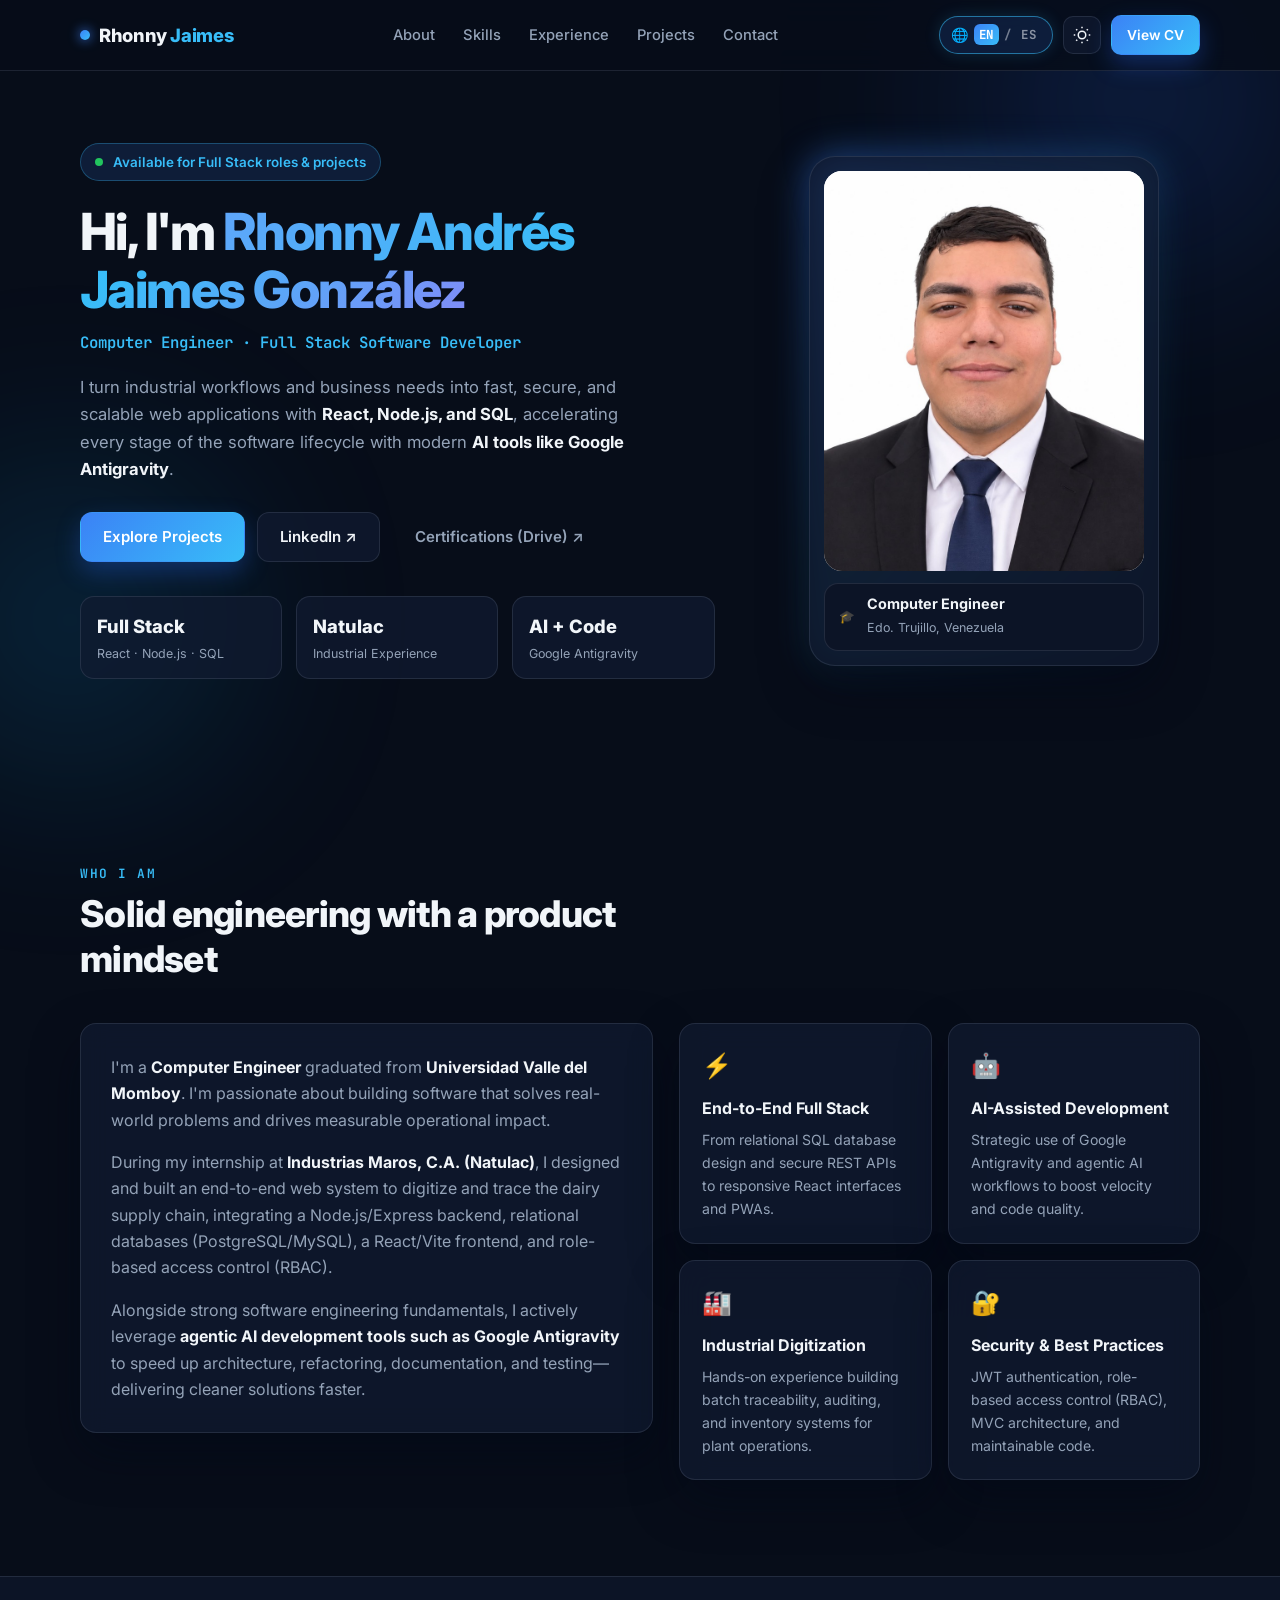
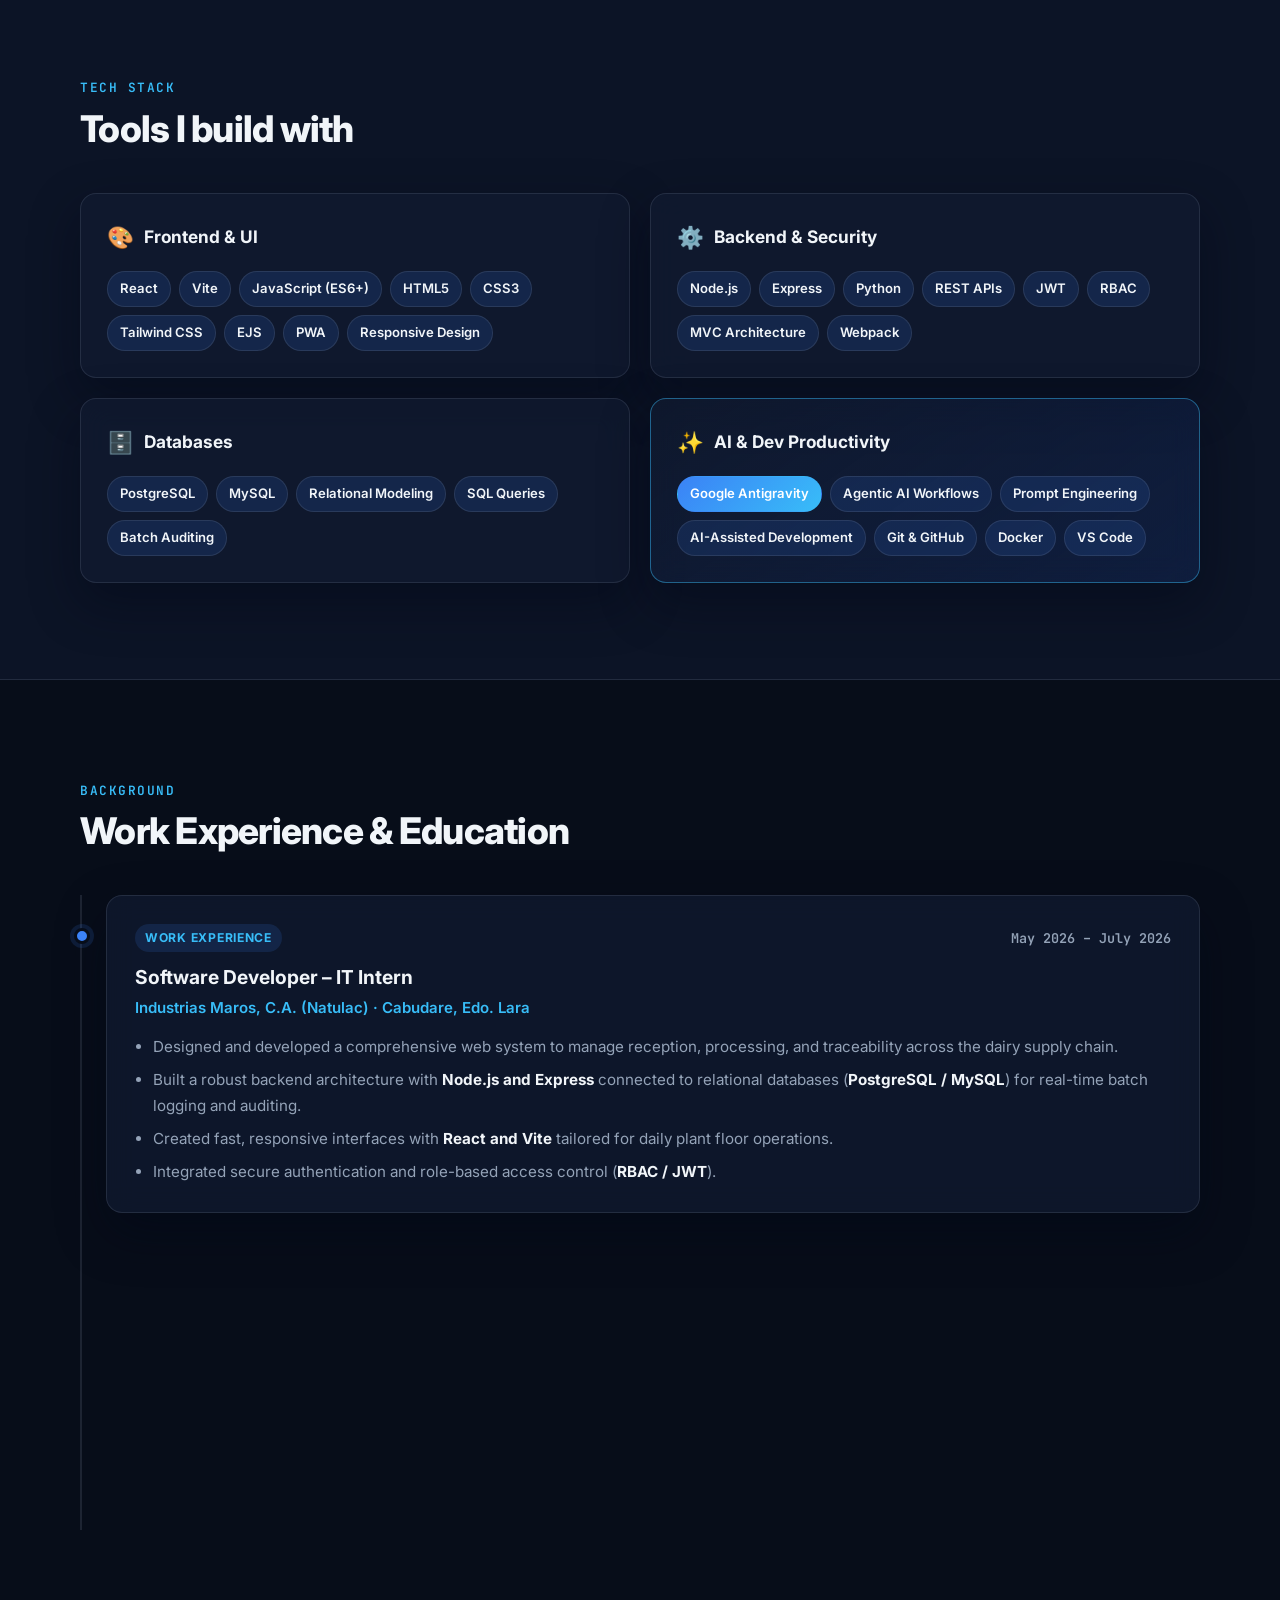
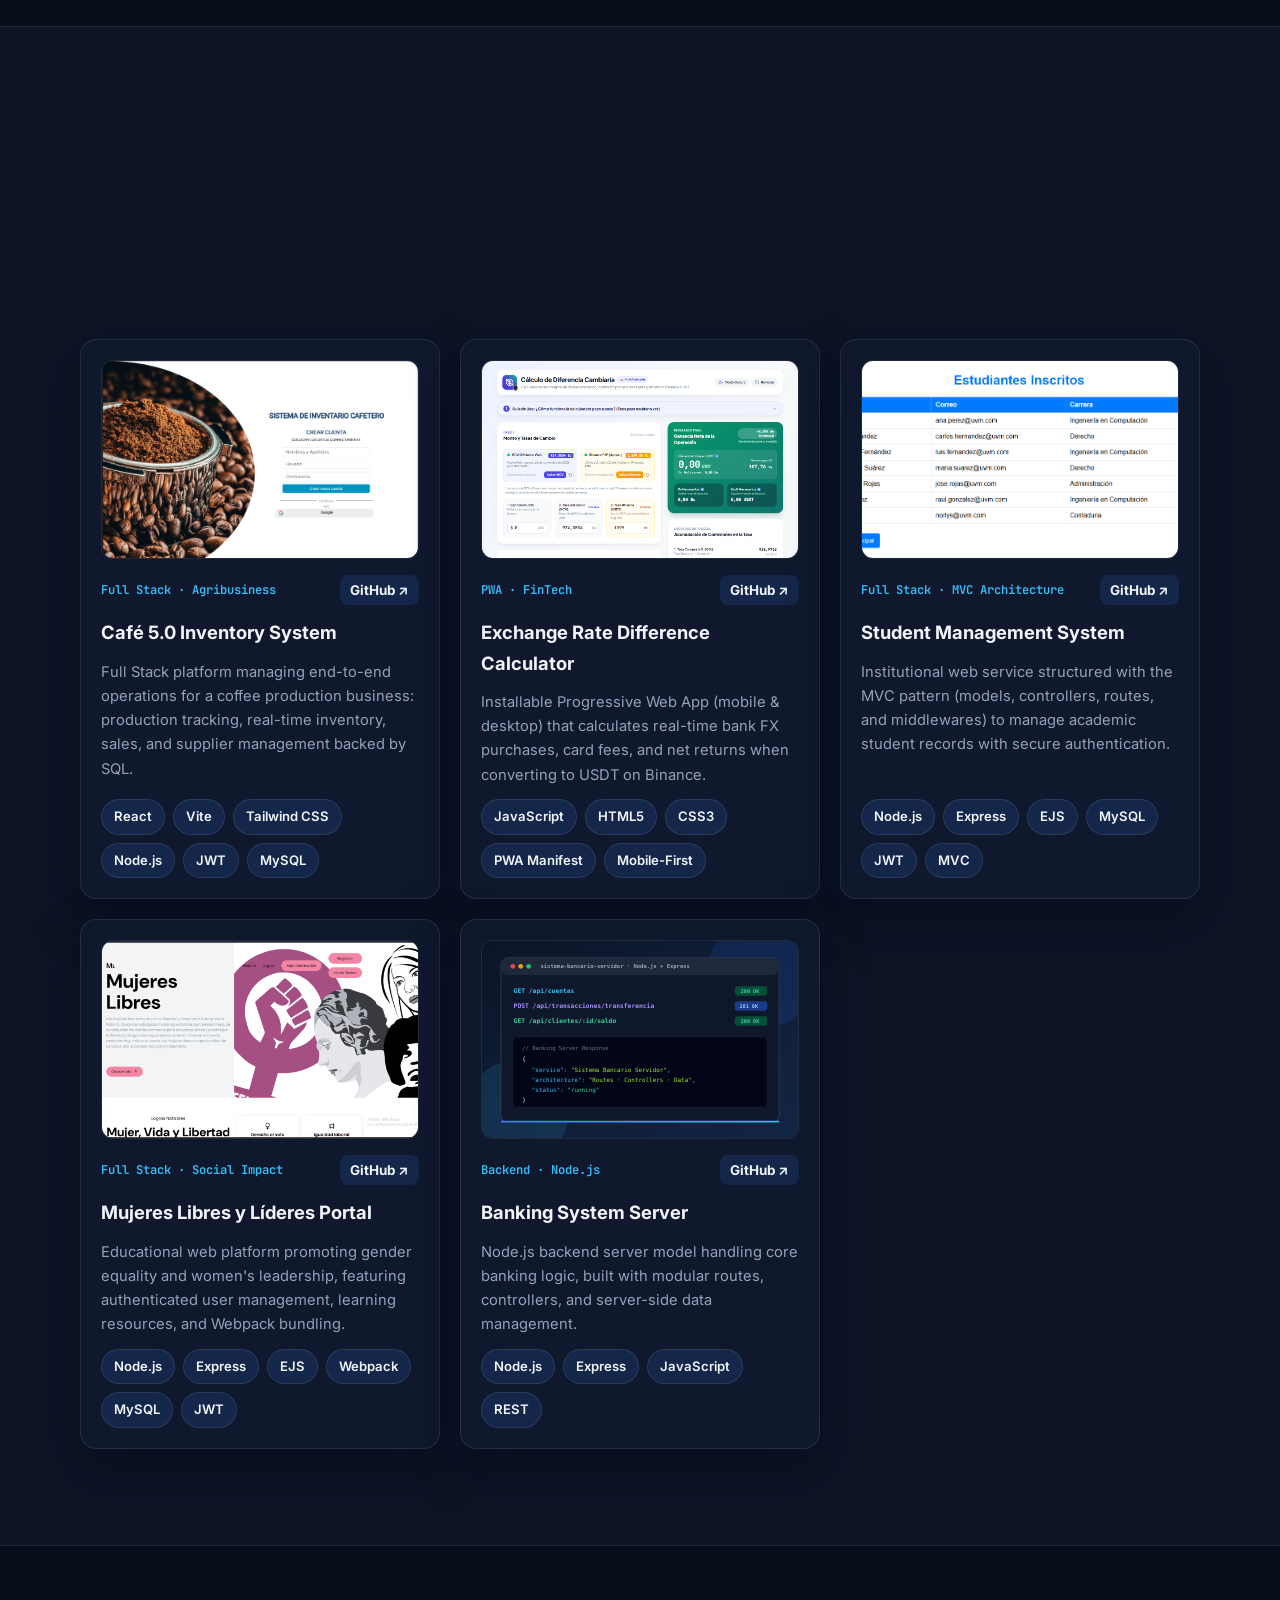
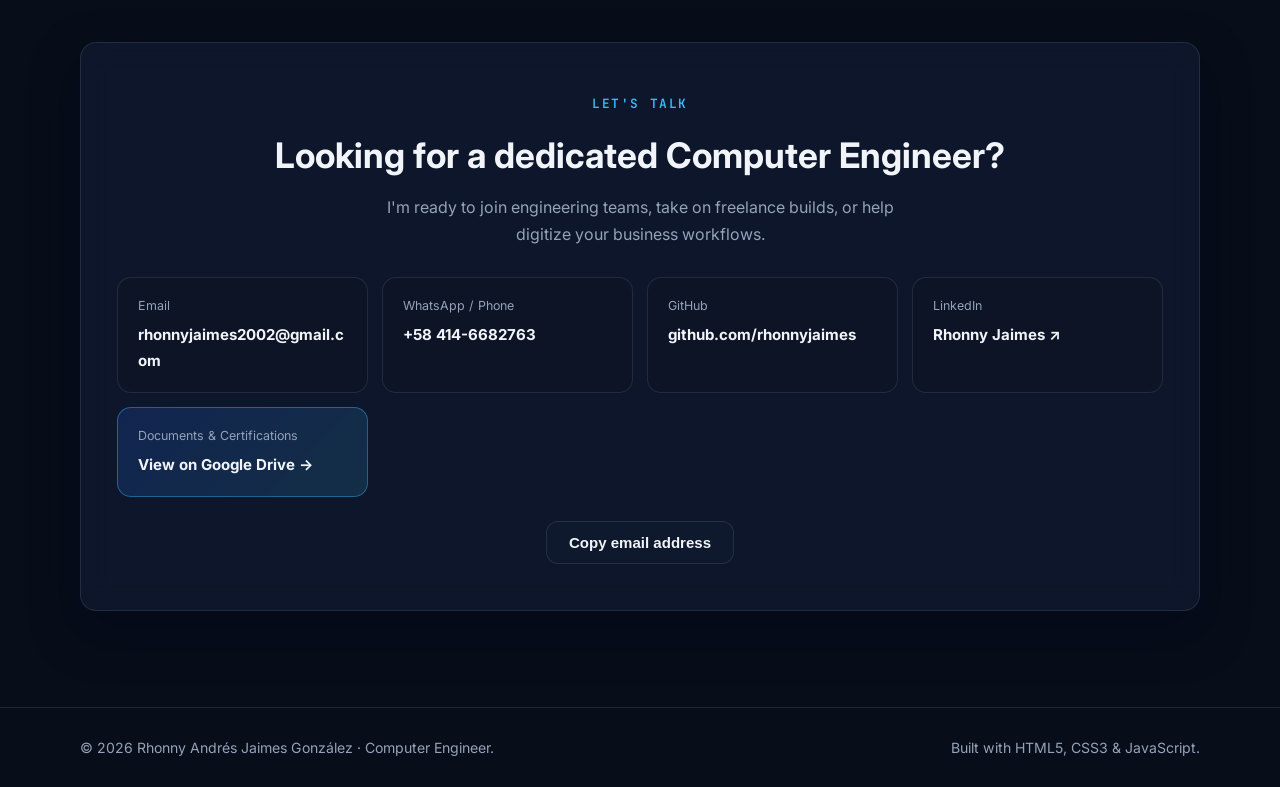
<file: index.html>
<!DOCTYPE html>
<html lang="en" data-theme="dark">
<head>
  <meta charset="UTF-8" />
  <meta name="viewport" content="width=device-width, initial-scale=1.0" />
  <meta name="description" content="Professional portfolio of Rhonny Andrés Jaimes González — Computer Engineer &amp; Full Stack Software Developer specializing in React, Node.js, relational databases, and AI-assisted development (Google Antigravity)." />
  <title>Rhonny Jaimes | Computer Engineer &amp; Full Stack Developer</title>
  <link rel="icon" type="image/svg+xml" href="assets/favicon.svg" />
  <link rel="preconnect" href="https://fonts.googleapis.com" />
  <link rel="preconnect" href="https://fonts.gstatic.com" crossorigin />
  <link href="https://fonts.googleapis.com/css2?family=Inter:wght@400;500;600;700;800&family=JetBrains+Mono:wght@400;600&display=swap" rel="stylesheet" />
  <link rel="stylesheet" href="styles.css" />
</head>
<body>
  <!-- Background Glow -->
  <div class="bg-orb orb-1" aria-hidden="true"></div>
  <div class="bg-orb orb-2" aria-hidden="true"></div>

  <!-- Navbar -->
  <header class="navbar" id="navbar">
    <div class="container nav-inner">
      <a href="#inicio" class="brand">
        <span class="brand-dot"></span>
        <span>Rhonny <span class="accent">Jaimes</span></span>
      </a>

      <nav class="nav-links" id="navLinks" aria-label="Main navigation">
        <a href="#sobre-mi" data-i18n="nav.about">About</a>
        <a href="#habilidades" data-i18n="nav.skills">Skills</a>
        <a href="#experiencia" data-i18n="nav.experience">Experience</a>
        <a href="#proyectos" data-i18n="nav.projects">Projects</a>
        <a href="#contacto" data-i18n="nav.contact">Contact</a>
      </nav>

      <div class="nav-actions">
        <button id="langToggle" class="lang-btn" aria-label="Switch language EN / ES" title="Cambiar idioma / Switch language">
          <span class="lang-globe" aria-hidden="true">🌐</span>
          <span class="lang-opt active" data-lang="en">EN</span>
          <span class="lang-sep">/</span>
          <span class="lang-opt" data-lang="es">ES</span>
        </button>
        <button id="themeToggle" class="icon-btn" aria-label="Toggle light/dark theme" title="Toggle theme">
          <svg class="sun-icon" viewBox="0 0 24 24" fill="none" stroke="currentColor" stroke-width="2"><circle cx="12" cy="12" r="5"/><line x1="12" y1="1" x2="12" y2="3"/><line x1="12" y1="21" x2="12" y2="23"/><line x1="4.22" y1="4.22" x2="5.64" y2="5.64"/><line x1="18.36" y1="18.36" x2="19.78" y2="19.78"/><line x1="1" y1="12" x2="3" y2="12"/><line x1="21" y1="12" x2="23" y2="12"/><line x1="4.22" y1="19.78" x2="5.64" y2="18.36"/><line x1="18.36" y1="5.64" x2="19.78" y2="4.22"/></svg>
          <svg class="moon-icon" viewBox="0 0 24 24" fill="none" stroke="currentColor" stroke-width="2"><path d="M21 12.79A9 9 0 1 1 11.21 3 7 7 0 0 0 21 12.79z"/></svg>
        </button>
        <a href="cv.html" class="btn btn-sm btn-primary" data-i18n="nav.cv">View CV</a>
        <button id="menuToggle" class="icon-btn mobile-only" aria-label="Open menu">
          <svg viewBox="0 0 24 24" fill="none" stroke="currentColor" stroke-width="2"><line x1="3" y1="6" x2="21" y2="6"/><line x1="3" y1="12" x2="21" y2="12"/><line x1="3" y1="18" x2="21" y2="18"/></svg>
        </button>
      </div>
    </div>
  </header>

  <main>
    <!-- HERO -->
    <section id="inicio" class="hero section">
      <div class="container hero-grid">
        <div class="hero-content reveal">
          <div class="status-pill">
            <span class="pulse-dot"></span>
            <span data-i18n="hero.status">Available for Full Stack roles &amp; projects</span>
          </div>

          <h1>
            <span data-i18n="hero.greeting">Hi, I'm</span> <span class="gradient-text">Rhonny Andrés Jaimes González</span>
          </h1>
          <p class="hero-role" data-i18n="hero.role">
            Computer Engineer · Full Stack Software Developer
          </p>
          <p class="hero-desc" data-i18n-html="hero.desc">
            I turn industrial workflows and business needs into fast, secure, and scalable web applications with <strong>React, Node.js, and SQL</strong>, accelerating every stage of the software lifecycle with modern <strong>AI tools like Google Antigravity</strong>.
          </p>

          <div class="hero-cta">
            <a href="#proyectos" class="btn btn-primary" data-i18n="hero.ctaProjects">Explore Projects</a>
            <a href="https://www.linkedin.com/in/rhonny-jaimes-a5907b200" target="_blank" rel="noopener" class="btn btn-secondary">
              LinkedIn ↗
            </a>
            <a href="https://drive.google.com/drive/folders/10CTQfVpW_5G6s0ghD9SPQc8_AnkCEyrF?usp=sharing" target="_blank" rel="noopener" class="btn btn-ghost" data-i18n="hero.ctaDrive">
              Certifications (Drive) ↗
            </a>
          </div>

          <div class="hero-metrics">
            <div class="metric-card">
              <span class="metric-value">Full Stack</span>
              <span class="metric-label">React · Node.js · SQL</span>
            </div>
            <div class="metric-card">
              <span class="metric-value">Natulac</span>
              <span class="metric-label" data-i18n="hero.metricNatulac">Industrial Experience</span>
            </div>
            <div class="metric-card">
              <span class="metric-value">AI + Code</span>
              <span class="metric-label">Google Antigravity</span>
            </div>
          </div>
        </div>

        <div class="hero-visual reveal">
          <div class="profile-card">
            <div class="profile-glow"></div>
            <img src="assets/profile.jpg" alt="Rhonny Andrés Jaimes González — Computer Engineer" class="profile-img" />
            <div class="profile-badge">
              <span class="badge-icon">🎓</span>
              <div>
                <strong data-i18n="hero.badgeTitle">Computer Engineer</strong>
                <span>Edo. Trujillo, Venezuela</span>
              </div>
            </div>
          </div>
        </div>
      </div>
    </section>

    <!-- ABOUT -->
    <section id="sobre-mi" class="section">
      <div class="container">
        <div class="section-header reveal">
          <span class="eyebrow" data-i18n="about.eyebrow">Who I am</span>
          <h2 data-i18n="about.title">Solid engineering with a product mindset</h2>
        </div>

        <div class="about-grid">
          <div class="about-card glass reveal">
            <p data-i18n-html="about.p1">
              I'm a <strong>Computer Engineer</strong> graduated from <strong>Universidad Valle del Momboy</strong>. I'm passionate about building software that solves real-world problems and drives measurable operational impact.
            </p>
            <p data-i18n-html="about.p2">
              During my internship at <strong>Industrias Maros, C.A. (Natulac)</strong>, I designed and built an end-to-end web system to digitize and trace the dairy supply chain, integrating a Node.js/Express backend, relational databases (PostgreSQL/MySQL), a React/Vite frontend, and role-based access control (RBAC).
            </p>
            <p data-i18n-html="about.p3">
              Alongside strong software engineering fundamentals, I actively leverage <strong>agentic AI development tools such as Google Antigravity</strong> to speed up architecture, refactoring, documentation, and testing—delivering cleaner solutions faster.
            </p>
          </div>

          <div class="pillars-grid reveal">
            <div class="pillar-card glass">
              <div class="pillar-icon">⚡</div>
              <h3 data-i18n="about.pillar1Title">End-to-End Full Stack</h3>
              <p data-i18n="about.pillar1Desc">From relational SQL database design and secure REST APIs to responsive React interfaces and PWAs.</p>
            </div>
            <div class="pillar-card glass">
              <div class="pillar-icon">🤖</div>
              <h3 data-i18n="about.pillar2Title">AI-Assisted Development</h3>
              <p data-i18n="about.pillar2Desc">Strategic use of Google Antigravity and agentic AI workflows to boost velocity and code quality.</p>
            </div>
            <div class="pillar-card glass">
              <div class="pillar-icon">🏭</div>
              <h3 data-i18n="about.pillar3Title">Industrial Digitization</h3>
              <p data-i18n="about.pillar3Desc">Hands-on experience building batch traceability, auditing, and inventory systems for plant operations.</p>
            </div>
            <div class="pillar-card glass">
              <div class="pillar-icon">🔐</div>
              <h3 data-i18n="about.pillar4Title">Security &amp; Best Practices</h3>
              <p data-i18n="about.pillar4Desc">JWT authentication, role-based access control (RBAC), MVC architecture, and maintainable code.</p>
            </div>
          </div>
        </div>
      </div>
    </section>

    <!-- SKILLS -->
    <section id="habilidades" class="section section-alt">
      <div class="container">
        <div class="section-header reveal">
          <span class="eyebrow" data-i18n="skills.eyebrow">Tech Stack</span>
          <h2 data-i18n="skills.title">Tools I build with</h2>
        </div>

        <div class="skills-grid">
          <div class="skill-card glass reveal">
            <div class="skill-card-head">
              <span class="skill-emoji">🎨</span>
              <h3>Frontend &amp; UI</h3>
            </div>
            <div class="tags">
              <span>React</span>
              <span>Vite</span>
              <span>JavaScript (ES6+)</span>
              <span>HTML5</span>
              <span>CSS3</span>
              <span>Tailwind CSS</span>
              <span>EJS</span>
              <span>PWA</span>
              <span>Responsive Design</span>
            </div>
          </div>

          <div class="skill-card glass reveal">
            <div class="skill-card-head">
              <span class="skill-emoji">⚙️</span>
              <h3 data-i18n="skills.backendTitle">Backend &amp; Security</h3>
            </div>
            <div class="tags">
              <span>Node.js</span>
              <span>Express</span>
              <span>Python</span>
              <span>REST APIs</span>
              <span>JWT</span>
              <span>RBAC</span>
              <span data-i18n="skills.mvc">MVC Architecture</span>
              <span>Webpack</span>
            </div>
          </div>

          <div class="skill-card glass reveal">
            <div class="skill-card-head">
              <span class="skill-emoji">🗄️</span>
              <h3 data-i18n="skills.dbTitle">Databases</h3>
            </div>
            <div class="tags">
              <span>PostgreSQL</span>
              <span>MySQL</span>
              <span data-i18n="skills.dbModel">Relational Modeling</span>
              <span data-i18n="skills.dbSql">SQL Queries</span>
              <span data-i18n="skills.dbAudit">Batch Auditing</span>
            </div>
          </div>

          <div class="skill-card glass highlight-card reveal">
            <div class="skill-card-head">
              <span class="skill-emoji">✨</span>
              <h3 data-i18n="skills.aiTitle">AI &amp; Dev Productivity</h3>
            </div>
            <div class="tags">
              <span class="tag-accent">Google Antigravity</span>
              <span data-i18n="skills.aiAgents">Agentic AI Workflows</span>
              <span data-i18n="skills.aiPrompt">Prompt Engineering</span>
              <span data-i18n="skills.aiDev">AI-Assisted Development</span>
              <span>Git &amp; GitHub</span>
              <span>Docker</span>
              <span>VS Code</span>
            </div>
          </div>
        </div>
      </div>
    </section>

    <!-- EXPERIENCE & EDUCATION -->
    <section id="experiencia" class="section">
      <div class="container">
        <div class="section-header reveal">
          <span class="eyebrow" data-i18n="exp.eyebrow">Background</span>
          <h2 data-i18n="exp.title">Work Experience &amp; Education</h2>
        </div>

        <div class="timeline">
          <article class="timeline-item glass reveal">
            <div class="timeline-dot"></div>
            <div class="timeline-meta">
              <span class="timeline-badge" data-i18n="exp.workBadge">Work Experience</span>
              <span class="timeline-date" data-i18n="exp.workDate">May 2026 – July 2026</span>
            </div>
            <h3 data-i18n="exp.workRole">Software Developer – IT Intern</h3>
            <p class="timeline-org">Industrias Maros, C.A. (Natulac) · Cabudare, Edo. Lara</p>
            <ul class="timeline-list">
              <li data-i18n="exp.workB1">Designed and developed a comprehensive web system to manage reception, processing, and traceability across the dairy supply chain.</li>
              <li data-i18n-html="exp.workB2">Built a robust backend architecture with <strong>Node.js and Express</strong> connected to relational databases (<strong>PostgreSQL / MySQL</strong>) for real-time batch logging and auditing.</li>
              <li data-i18n-html="exp.workB3">Created fast, responsive interfaces with <strong>React and Vite</strong> tailored for daily plant floor operations.</li>
              <li data-i18n-html="exp.workB4">Integrated secure authentication and role-based access control (<strong>RBAC / JWT</strong>).</li>
            </ul>
          </article>

          <article class="timeline-item glass reveal">
            <div class="timeline-dot dot-edu"></div>
            <div class="timeline-meta">
              <span class="timeline-badge badge-edu" data-i18n="exp.eduBadge">University Education</span>
              <span class="timeline-date" data-i18n="exp.eduDate">Graduated</span>
            </div>
            <h3 data-i18n="exp.eduDegree">B.S. in Computer Engineering</h3>
            <p class="timeline-org">Universidad Valle del Momboy · Valera, Edo. Trujillo, Venezuela</p>
            <ul class="timeline-list">
              <li data-i18n="exp.eduB1">Comprehensive training in software engineering, systems architecture, databases, networking, and web development.</li>
              <li data-i18n="exp.eduB2">Completed undergraduate thesis focused on developing practical software technology solutions.</li>
              <li data-i18n="exp.eduB3">Complementary foundation in technical support, structured cabling, and computer networks.</li>
              <li data-i18n-html="exp.eduB4"><strong>Languages:</strong> Spanish (Native) · English (A2–B1 · Technical reading &amp; comprehension).</li>
            </ul>
          </article>
        </div>
      </div>
    </section>

    <!-- PROJECTS -->
    <section id="proyectos" class="section section-alt">
      <div class="container">
        <div class="section-header reveal">
          <span class="eyebrow" data-i18n="proj.eyebrow">GitHub Portfolio</span>
          <h2 data-i18n="proj.title">Featured Projects</h2>
          <p class="section-sub" data-i18n="proj.sub">A selection of real applications built and published on my GitHub account.</p>
        </div>

        <div class="filter-bar reveal" role="tablist" aria-label="Filter projects">
          <button class="filter-btn active" data-filter="all" data-i18n="proj.filterAll">All</button>
          <button class="filter-btn" data-filter="fullstack">Full Stack</button>
          <button class="filter-btn" data-filter="pwa">PWA / FinTech</button>
          <button class="filter-btn" data-filter="backend">Backend &amp; APIs</button>
        </div>

        <div class="projects-grid">
          <article class="project-card glass reveal" data-category="fullstack">
            <div class="project-thumb">
              <img src="assets/proj-cafe.png" alt="Café 5.0 Inventory System preview" loading="lazy" />
            </div>
            <div class="project-header">
              <span class="project-type" data-i18n="proj.p1Type">Full Stack · Agribusiness</span>
              <a href="https://github.com/rhonnyjaimes/sistema-inventario-cafe5.0" target="_blank" rel="noopener" class="project-ext" aria-label="View repository on GitHub">GitHub ↗</a>
            </div>
            <h3 data-i18n="proj.p1Title">Café 5.0 Inventory System</h3>
            <p data-i18n="proj.p1Desc">
              Full Stack platform managing end-to-end operations for a coffee production business: production tracking, real-time inventory, sales, and supplier management backed by SQL.
            </p>
            <div class="tags">
              <span>React</span>
              <span>Vite</span>
              <span>Tailwind CSS</span>
              <span>Node.js</span>
              <span>JWT</span>
              <span>MySQL</span>
            </div>
          </article>

          <article class="project-card glass reveal" data-category="pwa">
            <div class="project-thumb">
              <img src="assets/proj-cambiaria.png" alt="Exchange Rate Difference Calculator preview" loading="lazy" />
            </div>
            <div class="project-header">
              <span class="project-type">PWA · FinTech</span>
              <a href="https://github.com/rhonnyjaimes/calculo-diferencia-cambiaria" target="_blank" rel="noopener" class="project-ext" aria-label="View repository on GitHub">GitHub ↗</a>
            </div>
            <h3 data-i18n="proj.p2Title">Exchange Rate Difference Calculator</h3>
            <p data-i18n="proj.p2Desc">
              Installable Progressive Web App (mobile &amp; desktop) that calculates real-time bank FX purchases, card fees, and net returns when converting to USDT on Binance.
            </p>
            <div class="tags">
              <span>JavaScript</span>
              <span>HTML5</span>
              <span>CSS3</span>
              <span>PWA Manifest</span>
              <span>Mobile-First</span>
            </div>
          </article>

          <article class="project-card glass reveal" data-category="fullstack backend">
            <div class="project-thumb">
              <img src="assets/proj-estudiantil.png" alt="Student Management System preview" loading="lazy" />
            </div>
            <div class="project-header">
              <span class="project-type" data-i18n="proj.p3Type">Full Stack · MVC Architecture</span>
              <a href="https://github.com/rhonnyjaimes/gestion-estudiantil" target="_blank" rel="noopener" class="project-ext" aria-label="View repository on GitHub">GitHub ↗</a>
            </div>
            <h3 data-i18n="proj.p3Title">Student Management System</h3>
            <p data-i18n="proj.p3Desc">
              Institutional web service structured with the MVC pattern (models, controllers, routes, and middlewares) to manage academic student records with secure authentication.
            </p>
            <div class="tags">
              <span>Node.js</span>
              <span>Express</span>
              <span>EJS</span>
              <span>MySQL</span>
              <span>JWT</span>
              <span>MVC</span>
            </div>
          </article>

          <article class="project-card glass reveal" data-category="fullstack">
            <div class="project-thumb">
              <img src="assets/proj-mujeres.png" alt="Mujeres Libres y Líderes Portal preview" loading="lazy" />
            </div>
            <div class="project-header">
              <span class="project-type" data-i18n="proj.p4Type">Full Stack · Social Impact</span>
              <a href="https://github.com/rhonnyjaimes/Pagina-Mujeres-Libres" target="_blank" rel="noopener" class="project-ext" aria-label="View repository on GitHub">GitHub ↗</a>
            </div>
            <h3 data-i18n="proj.p4Title">Mujeres Libres y Líderes Portal</h3>
            <p data-i18n="proj.p4Desc">
              Educational web platform promoting gender equality and women's leadership, featuring authenticated user management, learning resources, and Webpack bundling.
            </p>
            <div class="tags">
              <span>Node.js</span>
              <span>Express</span>
              <span>EJS</span>
              <span>Webpack</span>
              <span>MySQL</span>
              <span>JWT</span>
            </div>
          </article>

          <article class="project-card glass reveal" data-category="backend">
            <div class="project-thumb">
              <img src="assets/proj-bancario.svg" alt="Banking System Server preview" loading="lazy" />
            </div>
            <div class="project-header">
              <span class="project-type">Backend · Node.js</span>
              <a href="https://github.com/rhonnyjaimes/sistema-bancario-servidor" target="_blank" rel="noopener" class="project-ext" aria-label="View repository on GitHub">GitHub ↗</a>
            </div>
            <h3 data-i18n="proj.p5Title">Banking System Server</h3>
            <p data-i18n="proj.p5Desc">
              Node.js backend server model handling core banking logic, built with modular routes, controllers, and server-side data management.
            </p>
            <div class="tags">
              <span>Node.js</span>
              <span>Express</span>
              <span>JavaScript</span>
              <span>REST</span>
            </div>
          </article>
        </div>
      </div>
    </section>

    <!-- CONTACT -->
    <section id="contacto" class="section">
      <div class="container">
        <div class="contact-box glass reveal">
          <span class="eyebrow" data-i18n="contact.eyebrow">Let's Talk</span>
          <h2 data-i18n="contact.title">Looking for a dedicated Computer Engineer?</h2>
          <p class="contact-sub" data-i18n="contact.sub">
            I'm ready to join engineering teams, take on freelance builds, or help digitize your business workflows.
          </p>

          <div class="contact-grid">
            <a href="mailto:rhonnyjaimes2002@gmail.com" class="contact-item">
              <span class="c-label" data-i18n="contact.emailLabel">Email</span>
              <strong>rhonnyjaimes2002@gmail.com</strong>
            </a>

            <a href="https://wa.me/584146682763" target="_blank" rel="noopener" class="contact-item">
              <span class="c-label" data-i18n="contact.phoneLabel">WhatsApp / Phone</span>
              <strong>+58 414-6682763</strong>
            </a>

            <a href="https://github.com/rhonnyjaimes" target="_blank" rel="noopener" class="contact-item">
              <span class="c-label">GitHub</span>
              <strong>github.com/rhonnyjaimes</strong>
            </a>

            <a href="https://www.linkedin.com/in/rhonny-jaimes-a5907b200" target="_blank" rel="noopener" class="contact-item">
              <span class="c-label">LinkedIn</span>
              <strong>Rhonny Jaimes ↗</strong>
            </a>

            <a href="https://drive.google.com/drive/folders/10CTQfVpW_5G6s0ghD9SPQc8_AnkCEyrF?usp=sharing" target="_blank" rel="noopener" class="contact-item contact-cv">
              <span class="c-label" data-i18n="contact.driveLabel">Documents &amp; Certifications</span>
              <strong data-i18n="contact.driveCta">View on Google Drive →</strong>
            </a>
          </div>

          <div class="contact-actions">
            <button id="copyEmailBtn" class="btn btn-secondary" data-i18n="contact.copyBtn">Copy email address</button>
          </div>
        </div>
      </div>
    </section>
  </main>

  <footer class="footer">
    <div class="container footer-inner">
      <p>© <span id="year"></span> Rhonny Andrés Jaimes González · <span data-i18n="footer.role">Computer Engineer</span>.</p>
      <p class="footer-note" data-i18n="footer.note">Built with HTML5, CSS3 &amp; JavaScript.</p>
    </div>
  </footer>

  <div id="toast" class="toast" role="status" aria-live="polite" data-i18n="contact.toast">Email copied to clipboard</div>

  <script src="script.js"></script>
</body>
</html>
</file>
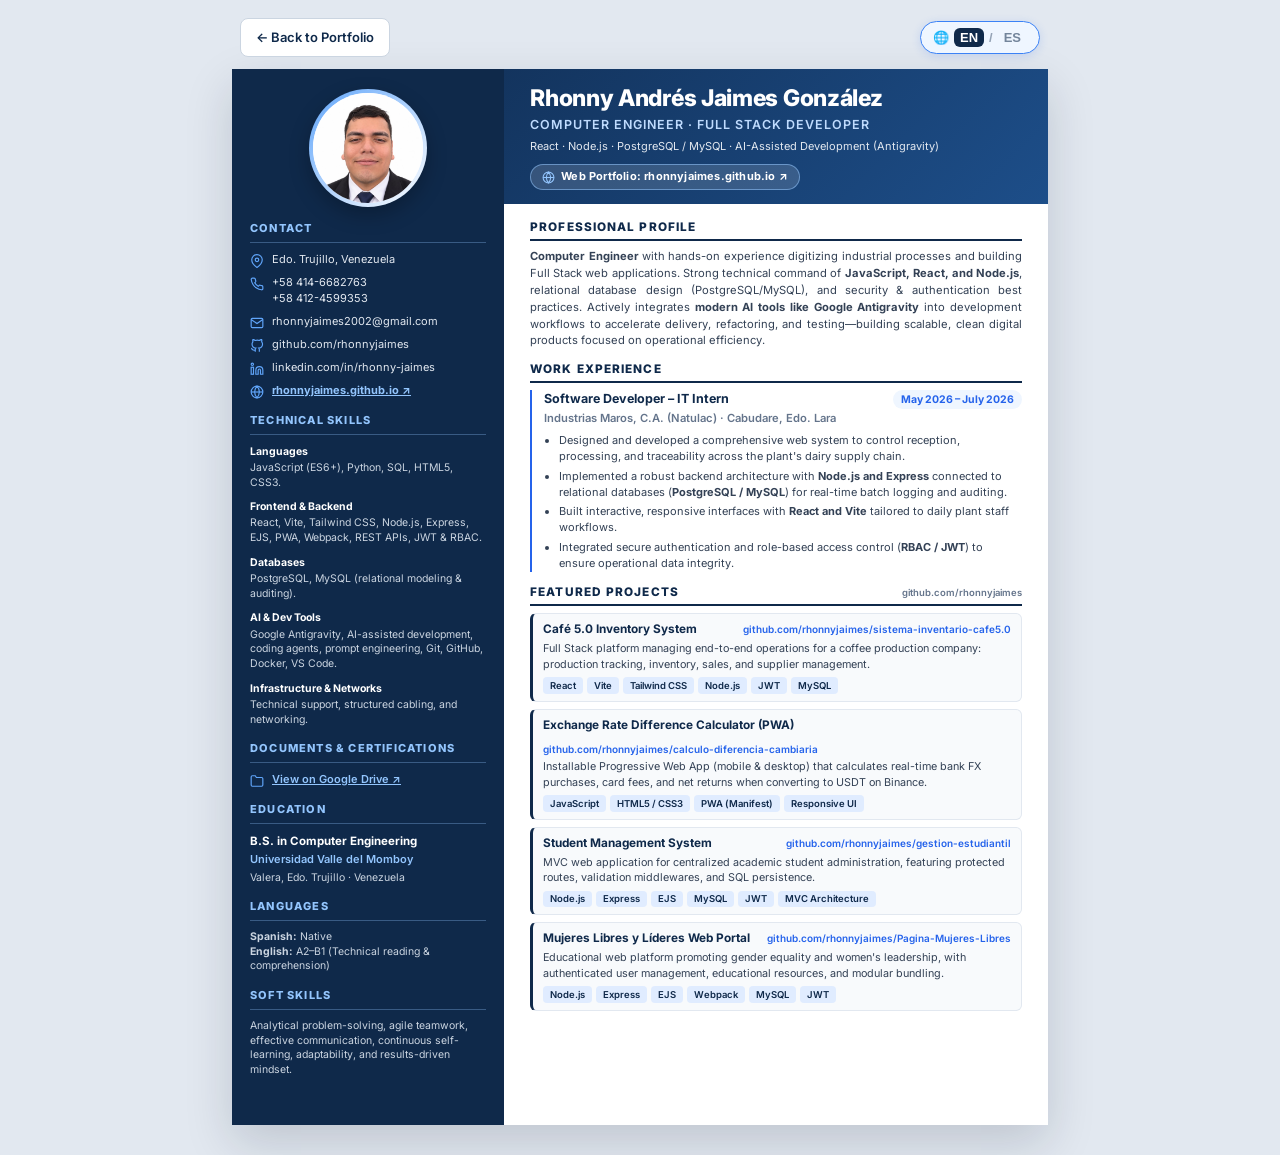
<file: cv.html>
<!DOCTYPE html>
<html lang="en">
<head>
  <meta charset="UTF-8" />
  <meta name="viewport" content="width=device-width, initial-scale=1.0" />
  <title>CV - Rhonny Andrés Jaimes González | Computer Engineer</title>
  <link rel="icon" type="image/svg+xml" href="assets/favicon.svg" />
  <link rel="preconnect" href="https://fonts.googleapis.com" />
  <link rel="preconnect" href="https://fonts.gstatic.com" crossorigin />
  <link href="https://fonts.googleapis.com/css2?family=Inter:wght@400;500;600;700;800&display=swap" rel="stylesheet" />
  <style>
    :root {
      --navy: #0f294a;
      --blue: #1e4b85;
      --accent: #2563eb;
      --slate: #334155;
      --muted: #64748b;
      --border: #e2e8f0;
      --bg-light: #f8fafc;
      --white: #ffffff;
    }

    * {
      box-sizing: border-box;
      margin: 0;
      padding: 0;
    }

    body {
      font-family: 'Inter', -apple-system, BlinkMacSystemFont, sans-serif;
      background: #e2e8f0;
      color: var(--slate);
      line-height: 1.45;
      -webkit-print-color-adjust: exact;
      print-color-adjust: exact;
    }

    /* Action Bar (screen only) */
    .toolbar {
      max-width: 215.9mm;
      margin: 18px auto 12px;
      display: flex;
      justify-content: space-between;
      align-items: center;
      gap: 10px;
      padding: 0 8px;
    }

    .toolbar-left,
    .toolbar-right {
      display: flex;
      align-items: center;
      gap: 8px;
    }

    .btn {
      display: inline-flex;
      align-items: center;
      justify-content: center;
      gap: 8px;
      padding: 9px 15px;
      border-radius: 8px;
      font-size: 13px;
      font-weight: 600;
      text-decoration: none;
      cursor: pointer;
      border: none;
      transition: all 0.2s ease;
    }

    .btn-back,
    .btn-lang {
      background: var(--white);
      color: var(--navy);
      border: 1px solid #cbd5e1;
    }

    .btn-back:hover,
    .btn-lang:hover {
      background: #f1f5f9;
    }

    .btn-lang {
      background: #eff6ff;
      color: var(--navy);
      border: 1.5px solid #3b82f6;
      border-radius: 999px;
      padding: 6px 12px;
      font-weight: 700;
      gap: 5px;
      box-shadow: 0 2px 10px rgba(37, 99, 235, 0.16);
    }

    .btn-lang:hover {
      background: #dbeafe;
    }

    .cv-lang-opt {
      opacity: 0.55;
      padding: 2px 6px;
      border-radius: 6px;
    }

    .cv-lang-opt.active {
      opacity: 1;
      background: var(--navy);
      color: #ffffff;
    }

    .btn-print {
      background: var(--navy);
      color: var(--white);
      box-shadow: 0 4px 12px rgba(15, 41, 74, 0.22);
    }

    .btn-print:hover {
      background: var(--blue);
      transform: translateY(-1px);
    }

    /* CV Page Container (Letter fit) */
    .cv-page {
      width: 215.9mm;
      min-height: 279.4mm;
      margin: 0 auto 30px;
      background: var(--white);
      box-shadow: 0 18px 45px rgba(15, 23, 42, 0.16);
      display: grid;
      grid-template-columns: 72mm 1fr;
      overflow: hidden;
    }

    /* Sidebar */
    .sidebar {
      background: var(--navy);
      color: #f1f5f9;
      padding: 20px 18px;
      display: flex;
      flex-direction: column;
      gap: 14px;
    }

    .photo-wrap {
      display: flex;
      justify-content: center;
      margin-bottom: 0;
    }

    .photo-ring {
      width: 118px;
      height: 118px;
      border-radius: 50%;
      padding: 4px;
      background: linear-gradient(135deg, #60a5fa, #ffffff);
      box-shadow: 0 8px 20px rgba(0, 0, 0, 0.25);
    }

    .photo-ring img {
      width: 100%;
      height: 100%;
      object-fit: cover;
      object-position: top center;
      border-radius: 50%;
      background: #ffffff;
      display: block;
    }

    .side-section h3 {
      font-size: 11px;
      font-weight: 800;
      letter-spacing: 1.2px;
      text-transform: uppercase;
      color: #93c5fd;
      border-bottom: 1.5px solid rgba(147, 197, 253, 0.32);
      padding-bottom: 5px;
      margin-bottom: 9px;
    }

    .contact-list {
      list-style: none;
      display: flex;
      flex-direction: column;
      gap: 7px;
      font-size: 11px;
    }

    .contact-list li {
      display: flex;
      align-items: flex-start;
      gap: 8px;
      color: #e2e8f0;
      word-break: break-word;
    }

    .contact-list svg {
      width: 14px;
      height: 14px;
      flex-shrink: 0;
      margin-top: 2px;
      color: #60a5fa;
    }

    .contact-list a {
      color: #e2e8f0;
      text-decoration: none;
    }

    .contact-list a:hover {
      color: #ffffff;
      text-decoration: underline;
    }

    .skill-group {
      margin-bottom: 9px;
    }

    .skill-group:last-child {
      margin-bottom: 0;
    }

    .skill-label {
      font-size: 10.5px;
      font-weight: 700;
      color: #ffffff;
      margin-bottom: 2px;
    }

    .skill-items {
      font-size: 10.5px;
      color: #cbd5e1;
      line-height: 1.4;
    }

    .edu-block {
      font-size: 11px;
      color: #e2e8f0;
    }

    .edu-degree {
      font-weight: 700;
      color: #ffffff;
      font-size: 11.5px;
    }

    .edu-school {
      color: #93c5fd;
      font-weight: 600;
      margin-top: 2px;
    }

    .edu-meta {
      font-size: 10.5px;
      color: #cbd5e1;
      margin-top: 2px;
    }

    /* Main Content */
    .main {
      display: flex;
      flex-direction: column;
      min-width: 0;
    }

    .header {
      background: linear-gradient(135deg, #13345e 0%, #1d4e89 100%);
      color: var(--white);
      padding: 16px 26px 14px;
    }

    .header h1 {
      font-size: 23px;
      font-weight: 800;
      letter-spacing: -0.3px;
      line-height: 1.15;
    }

    .header .subtitle {
      margin-top: 5px;
      font-size: 12.5px;
      font-weight: 600;
      letter-spacing: 1px;
      text-transform: uppercase;
      color: #bfdbfe;
    }

    .header .tagline {
      margin-top: 5px;
      font-size: 11px;
      color: #e2e8f0;
    }

    .header-portfolio {
      display: inline-flex;
      align-items: center;
      gap: 6px;
      margin-top: 9px;
      padding: 4px 11px;
      border-radius: 99px;
      background: rgba(255, 255, 255, 0.14);
      border: 1px solid rgba(147, 197, 253, 0.55);
      color: #ffffff;
      font-size: 11px;
      font-weight: 700;
      text-decoration: none;
      letter-spacing: 0.2px;
    }

    .header-portfolio:hover {
      background: rgba(255, 255, 255, 0.24);
    }

    .header-portfolio svg {
      width: 13px;
      height: 13px;
      color: #93c5fd;
    }

    .mobile-photo-wrap {
      display: none;
    }

    .content {
      padding: 15px 26px 16px;
      display: flex;
      flex-direction: column;
      gap: 12px;
      flex: 1;
    }

    .section-title {
      font-size: 11.8px;
      font-weight: 800;
      letter-spacing: 1.1px;
      text-transform: uppercase;
      color: var(--navy);
      border-bottom: 2px solid var(--navy);
      padding-bottom: 3px;
      margin-bottom: 7px;
      display: flex;
      align-items: center;
      justify-content: space-between;
      gap: 8px;
      flex-wrap: wrap;
    }

    .about-text {
      font-size: 11.2px;
      color: var(--slate);
      text-align: justify;
      line-height: 1.5;
    }

    /* Experience */
    .exp-item {
      border-left: 2.5px solid var(--accent);
      padding-left: 12px;
    }

    .exp-header {
      display: flex;
      justify-content: space-between;
      align-items: baseline;
      gap: 8px;
      flex-wrap: wrap;
    }

    .exp-role {
      font-size: 12.5px;
      font-weight: 700;
      color: var(--navy);
    }

    .exp-date {
      font-size: 10.5px;
      font-weight: 700;
      color: var(--accent);
      background: #eff6ff;
      padding: 2px 8px;
      border-radius: 99px;
    }

    .exp-company {
      font-size: 11.2px;
      font-weight: 600;
      color: var(--muted);
      margin-top: 1px;
      margin-bottom: 6px;
    }

    .exp-bullets {
      list-style: disc;
      padding-left: 15px;
      display: flex;
      flex-direction: column;
      gap: 4px;
      font-size: 11px;
      color: var(--slate);
    }

    /* Projects */
    .projects-grid {
      display: flex;
      flex-direction: column;
      gap: 7px;
    }

    .project-item {
      padding: 7px 10px;
      background: var(--bg-light);
      border: 1px solid var(--border);
      border-left: 3px solid var(--navy);
      border-radius: 6px;
    }

    .project-top {
      display: flex;
      justify-content: space-between;
      align-items: baseline;
      gap: 8px;
      flex-wrap: wrap;
    }

    .project-name {
      font-size: 11.8px;
      font-weight: 700;
      color: var(--navy);
    }

    .project-link {
      font-size: 10px;
      font-weight: 600;
      color: var(--accent);
      text-decoration: none;
      overflow-wrap: anywhere;
    }

    .project-link:hover {
      text-decoration: underline;
    }

    .project-desc {
      font-size: 10.8px;
      color: var(--slate);
      margin-top: 3px;
      line-height: 1.42;
    }

    .project-tech {
      margin-top: 5px;
      display: flex;
      flex-wrap: wrap;
      gap: 4px;
    }

    .tech-pill {
      font-size: 9.5px;
      font-weight: 600;
      color: var(--navy);
      background: #e0ecff;
      padding: 1.5px 7px;
      border-radius: 4px;
    }

    /* Print Rules */
    @page {
      size: letter portrait;
      margin: 0;
    }

    @media print {
      html, body {
        width: 215.9mm;
        height: 279.4mm;
        margin: 0;
        padding: 0;
        background: #ffffff;
        overflow: hidden;
      }
      .toolbar {
        display: none !important;
      }
      .cv-page {
        width: 215.9mm !important;
        height: 279.4mm !important;
        min-height: 279.4mm !important;
        max-height: 279.4mm !important;
        margin: 0 !important;
        box-shadow: none !important;
        display: grid !important;
        grid-template-columns: 70mm 1fr !important;
        overflow: hidden !important;
        page-break-after: avoid;
        break-inside: avoid;
      }
    }

    /* Mobile / Tablet Responsive */
    @media screen and (max-width: 820px) {
      html, body {
        max-width: 100%;
        overflow-x: hidden;
        background: #f1f5f9;
      }
      .toolbar {
        max-width: 100%;
        width: 100%;
        margin: 0;
        padding: 10px 14px;
        background: #ffffff;
        border-bottom: 1px solid var(--border);
        position: sticky;
        top: 0;
        z-index: 20;
        flex-wrap: nowrap;
      }
      .toolbar-right {
        width: auto;
      }
      .btn {
        padding: 8px 12px;
        font-size: 12.5px;
      }
      .cv-page {
        width: 100%;
        max-width: 100%;
        min-height: auto;
        margin: 0;
        box-shadow: none;
        grid-template-columns: minmax(0, 1fr);
      }
      .main {
        order: -1;
        min-width: 0;
      }
      .sidebar {
        min-width: 0;
        padding: 24px 16px 32px;
        gap: 18px;
      }
      .sidebar .photo-wrap {
        display: none;
      }
      .mobile-photo-wrap {
        display: flex;
        justify-content: center;
        margin-bottom: 12px;
      }
      .mobile-photo-wrap .photo-ring {
        width: 104px;
        height: 104px;
      }
      .header {
        padding: 22px 16px 20px;
        text-align: center;
      }
      .header h1 {
        font-size: 21px;
      }
      .header .subtitle {
        font-size: 11.5px;
      }
      .header .tagline {
        font-size: 11.5px;
      }
      .header-portfolio {
        max-width: 100%;
        font-size: 11.5px;
        padding: 5px 12px;
      }
      .content {
        padding: 18px 16px 24px;
        gap: 18px;
      }
      .about-text {
        font-size: 13.5px;
        text-align: left;
      }
      .exp-role {
        font-size: 14px;
      }
      .exp-company,
      .exp-bullets,
      .project-desc,
      .contact-list,
      .skill-items,
      .edu-block {
        font-size: 13px;
      }
      .skill-label,
      .edu-degree {
        font-size: 13.5px;
      }
      .project-item {
        padding: 12px;
      }
      .project-top {
        flex-direction: column;
        gap: 3px;
      }
      .project-name {
        font-size: 13.5px;
      }
      .project-link {
        font-size: 11.5px;
        word-break: break-all;
      }
      .tech-pill {
        font-size: 11px;
        padding: 3px 8px;
      }
    }
  </style>
</head>
<body>
  <div class="toolbar">
    <div class="toolbar-left">
      <a href="index.html" class="btn btn-back" data-i18n="toolbar.back">← Back to Portfolio</a>
    </div>
    <div class="toolbar-right">
      <button id="cvLangToggle" class="btn btn-lang" title="Cambiar idioma / Switch language">
        <span>🌐</span>
        <span class="cv-lang-opt active" data-lang="en">EN</span>
        <span style="opacity: 0.4;">/</span>
        <span class="cv-lang-opt" data-lang="es">ES</span>
      </button>
    </div>
  </div>

  <main class="cv-page">
    <!-- SIDEBAR -->
    <aside class="sidebar">
      <div class="photo-wrap">
        <div class="photo-ring">
          <img src="assets/profile.jpg" alt="Rhonny Andrés Jaimes González" />
        </div>
      </div>

      <section class="side-section">
        <h3 data-i18n="side.contact">Contact</h3>
        <ul class="contact-list">
          <li>
            <svg viewBox="0 0 24 24" fill="none" stroke="currentColor" stroke-width="2"><path d="M21 10c0 7-9 13-9 13s-9-6-9-13a9 9 0 0 1 18 0z"/><circle cx="12" cy="10" r="3"/></svg>
            <span>Edo. Trujillo, Venezuela</span>
          </li>
          <li>
            <svg viewBox="0 0 24 24" fill="none" stroke="currentColor" stroke-width="2"><path d="M22 16.92v3a2 2 0 0 1-2.18 2 19.79 19.79 0 0 1-8.63-3.07 19.5 19.5 0 0 1-6-6 19.79 19.79 0 0 1-3.07-8.67A2 2 0 0 1 4.11 2h3a2 2 0 0 1 2 1.72c.127.96.361 1.903.7 2.81a2 2 0 0 1-.45 2.11L8.09 9.91a16 16 0 0 0 6 6l1.27-1.27a2 2 0 0 1 2.11-.45c.907.339 1.85.573 2.81.7A2 2 0 0 1 22 16.92z"/></svg>
            <span><a href="https://wa.me/584146682763" target="_blank">+58 414-6682763</a><br />+58 412-4599353</span>
          </li>
          <li>
            <svg viewBox="0 0 24 24" fill="none" stroke="currentColor" stroke-width="2"><path d="M4 4h16c1.1 0 2 .9 2 2v12c0 1.1-.9 2-2 2H4c-1.1 0-2-.9-2-2V6c0-1.1.9-2 2-2z"/><polyline points="22,6 12,13 2,6"/></svg>
            <a href="mailto:rhonnyjaimes2002@gmail.com">rhonnyjaimes2002@gmail.com</a>
          </li>
          <li>
            <svg viewBox="0 0 24 24" fill="none" stroke="currentColor" stroke-width="2"><path d="M9 19c-5 1.5-5-2.5-7-3m14 6v-3.87a3.37 3.37 0 0 0-.94-2.61c3.14-.35 6.44-1.54 6.44-7A5.44 5.44 0 0 0 20 4.77 5.07 5.07 0 0 0 19.91 1S18.73.65 16 2.48a13.38 13.38 0 0 0-7 0C6.27.65 5.09 1 5.09 1A5.07 5.07 0 0 0 5 4.77a5.44 5.44 0 0 0-1.5 3.78c0 5.42 3.3 6.61 6.44 7A3.37 3.37 0 0 0 9 18.13V22"/></svg>
            <a href="https://github.com/rhonnyjaimes" target="_blank">github.com/rhonnyjaimes</a>
          </li>
          <li>
            <svg viewBox="0 0 24 24" fill="none" stroke="currentColor" stroke-width="2"><path d="M16 8a6 6 0 0 1 6 6v7h-4v-7a2 2 0 0 0-2-2 2 2 0 0 0-2 2v7h-4v-7a6 6 0 0 1 6-6z"/><rect x="2" y="9" width="4" height="12"/><circle cx="4" cy="4" r="2"/></svg>
            <a href="https://www.linkedin.com/in/rhonny-jaimes-a5907b200" target="_blank">linkedin.com/in/rhonny-jaimes</a>
          </li>
          <li>
            <svg viewBox="0 0 24 24" fill="none" stroke="currentColor" stroke-width="2"><circle cx="12" cy="12" r="10"/><line x1="2" y1="12" x2="22" y2="12"/><path d="M12 2a15.3 15.3 0 0 1 4 10 15.3 15.3 0 0 1-4 10 15.3 15.3 0 0 1-4-10 15.3 15.3 0 0 1 4-10z"/></svg>
            <a href="https://rhonnyjaimes.github.io/" target="_blank" style="color: #93c5fd; font-weight: 700; text-decoration: underline;">rhonnyjaimes.github.io ↗</a>
          </li>
        </ul>
      </section>

      <section class="side-section">
        <h3 data-i18n="side.skills">Technical Skills</h3>
        <div class="skill-group">
          <div class="skill-label" data-i18n="side.langLabel">Languages</div>
          <div class="skill-items">JavaScript (ES6+), Python, SQL, HTML5, CSS3.</div>
        </div>
        <div class="skill-group">
          <div class="skill-label">Frontend &amp; Backend</div>
          <div class="skill-items">React, Vite, Tailwind CSS, Node.js, Express, EJS, PWA, Webpack, REST APIs, JWT &amp; RBAC.</div>
        </div>
        <div class="skill-group">
          <div class="skill-label" data-i18n="side.dbLabel">Databases</div>
          <div class="skill-items" data-i18n="side.dbItems">PostgreSQL, MySQL (relational modeling &amp; auditing).</div>
        </div>
        <div class="skill-group">
          <div class="skill-label" data-i18n="side.aiLabel">AI &amp; Dev Tools</div>
          <div class="skill-items" data-i18n="side.aiItems">Google Antigravity, AI-assisted development, coding agents, prompt engineering, Git, GitHub, Docker, VS Code.</div>
        </div>
        <div class="skill-group">
          <div class="skill-label" data-i18n="side.netLabel">Infrastructure &amp; Networks</div>
          <div class="skill-items" data-i18n="side.netItems">Technical support, structured cabling, and networking.</div>
        </div>
      </section>

      <section class="side-section">
        <h3 data-i18n="side.docs">Documents &amp; Certifications</h3>
        <ul class="contact-list">
          <li>
            <svg viewBox="0 0 24 24" fill="none" stroke="currentColor" stroke-width="2"><path d="M22 19a2 2 0 0 1-2 2H4a2 2 0 0 1-2-2V5a2 2 0 0 1 2-2h5l2 3h9a2 2 0 0 1 2 2z"/></svg>
            <a href="https://drive.google.com/drive/folders/10CTQfVpW_5G6s0ghD9SPQc8_AnkCEyrF?usp=sharing" target="_blank" style="text-decoration: underline; color: #93c5fd; font-weight: 600;" data-i18n="side.driveLink">View on Google Drive ↗</a>
          </li>
        </ul>
      </section>

      <section class="side-section">
        <h3 data-i18n="side.edu">Education</h3>
        <div class="edu-block">
          <div class="edu-degree" data-i18n="side.eduDegree">B.S. in Computer Engineering</div>
          <div class="edu-school">Universidad Valle del Momboy</div>
          <div class="edu-meta">Valera, Edo. Trujillo · Venezuela</div>
        </div>
      </section>

      <section class="side-section">
        <h3 data-i18n="side.idiomas">Languages</h3>
        <div class="skill-items" data-i18n-html="side.idiomasText">
          <strong>Spanish:</strong> Native<br />
          <strong>English:</strong> A2–B1 (Technical reading &amp; comprehension)
        </div>
      </section>

      <section class="side-section">
        <h3 data-i18n="side.soft">Soft Skills</h3>
        <div class="skill-items" data-i18n="side.softText">
          Analytical problem-solving, agile teamwork, effective communication, continuous self-learning, adaptability, and results-driven mindset.
        </div>
      </section>
    </aside>

    <!-- MAIN CONTENT -->
    <div class="main">
      <header class="header">
        <div class="mobile-photo-wrap">
          <div class="photo-ring">
            <img src="assets/profile.jpg" alt="Rhonny Andrés Jaimes González" />
          </div>
        </div>
        <h1>Rhonny Andrés Jaimes González</h1>
        <div class="subtitle" data-i18n="header.subtitle">Computer Engineer · Full Stack Developer</div>
        <div class="tagline" data-i18n="header.tagline">React · Node.js · PostgreSQL / MySQL · AI-Assisted Development (Antigravity)</div>
        <a href="https://rhonnyjaimes.github.io/" target="_blank" class="header-portfolio">
          <svg viewBox="0 0 24 24" fill="none" stroke="currentColor" stroke-width="2"><circle cx="12" cy="12" r="10"/><line x1="2" y1="12" x2="22" y2="12"/><path d="M12 2a15.3 15.3 0 0 1 4 10 15.3 15.3 0 0 1-4 10 15.3 15.3 0 0 1-4-10 15.3 15.3 0 0 1 4-10z"/></svg>
          <span data-i18n="header.portfolio">Web Portfolio: rhonnyjaimes.github.io ↗</span>
        </a>
      </header>

      <div class="content">
        <section>
          <h2 class="section-title" data-i18n="main.profileTitle">Professional Profile</h2>
          <p class="about-text" data-i18n-html="main.profileText">
            <strong>Computer Engineer</strong> with hands-on experience digitizing industrial processes and building Full Stack web applications. Strong technical command of <strong>JavaScript, React, and Node.js</strong>, relational database design (PostgreSQL/MySQL), and security &amp; authentication best practices. Actively integrates <strong>modern AI tools like Google Antigravity</strong> into development workflows to accelerate delivery, refactoring, and testing—building scalable, clean digital products focused on operational efficiency.
          </p>
        </section>

        <section>
          <h2 class="section-title" data-i18n="main.expTitle">Work Experience</h2>
          <div class="exp-item">
            <div class="exp-header">
              <div class="exp-role" data-i18n="main.expRole">Software Developer – IT Intern</div>
              <span class="exp-date" data-i18n="main.expDate">May 2026 – July 2026</span>
            </div>
            <div class="exp-company">Industrias Maros, C.A. (Natulac) · Cabudare, Edo. Lara</div>
            <ul class="exp-bullets">
              <li data-i18n="main.expB1">Designed and developed a comprehensive web system to control reception, processing, and traceability across the plant's dairy supply chain.</li>
              <li data-i18n-html="main.expB2">Implemented a robust backend architecture with <strong>Node.js and Express</strong> connected to relational databases (<strong>PostgreSQL / MySQL</strong>) for real-time batch logging and auditing.</li>
              <li data-i18n-html="main.expB3">Built interactive, responsive interfaces with <strong>React and Vite</strong> tailored to daily plant staff workflows.</li>
              <li data-i18n-html="main.expB4">Integrated secure authentication and role-based access control (<strong>RBAC / JWT</strong>) to ensure operational data integrity.</li>
            </ul>
          </div>
        </section>

        <section>
          <h2 class="section-title">
            <span data-i18n="main.projTitle">Featured Projects</span>
            <span style="font-size: 9.5px; font-weight: 600; color: #64748b; text-transform: none; letter-spacing: 0;">github.com/rhonnyjaimes</span>
          </h2>
          <div class="projects-grid">
            <article class="project-item">
              <div class="project-top">
                <div class="project-name" data-i18n="proj.p1Name">Café 5.0 Inventory System</div>
                <a class="project-link" href="https://github.com/rhonnyjaimes/sistema-inventario-cafe5.0" target="_blank">github.com/rhonnyjaimes/sistema-inventario-cafe5.0</a>
              </div>
              <p class="project-desc" data-i18n="proj.p1Desc">
                Full Stack platform managing end-to-end operations for a coffee production company: production tracking, inventory, sales, and supplier management.
              </p>
              <div class="project-tech">
                <span class="tech-pill">React</span>
                <span class="tech-pill">Vite</span>
                <span class="tech-pill">Tailwind CSS</span>
                <span class="tech-pill">Node.js</span>
                <span class="tech-pill">JWT</span>
                <span class="tech-pill">MySQL</span>
              </div>
            </article>

            <article class="project-item">
              <div class="project-top">
                <div class="project-name" data-i18n="proj.p2Name">Exchange Rate Difference Calculator (PWA)</div>
                <a class="project-link" href="https://github.com/rhonnyjaimes/calculo-diferencia-cambiaria" target="_blank">github.com/rhonnyjaimes/calculo-diferencia-cambiaria</a>
              </div>
              <p class="project-desc" data-i18n="proj.p2Desc">
                Installable Progressive Web App (mobile &amp; desktop) that calculates real-time bank FX purchases, card fees, and net returns when converting to USDT on Binance.
              </p>
              <div class="project-tech">
                <span class="tech-pill">JavaScript</span>
                <span class="tech-pill">HTML5 / CSS3</span>
                <span class="tech-pill">PWA (Manifest)</span>
                <span class="tech-pill">Responsive UI</span>
              </div>
            </article>

            <article class="project-item">
              <div class="project-top">
                <div class="project-name" data-i18n="proj.p3Name">Student Management System</div>
                <a class="project-link" href="https://github.com/rhonnyjaimes/gestion-estudiantil" target="_blank">github.com/rhonnyjaimes/gestion-estudiantil</a>
              </div>
              <p class="project-desc" data-i18n="proj.p3Desc">
                MVC web application for centralized academic student administration, featuring protected routes, validation middlewares, and SQL persistence.
              </p>
              <div class="project-tech">
                <span class="tech-pill">Node.js</span>
                <span class="tech-pill">Express</span>
                <span class="tech-pill">EJS</span>
                <span class="tech-pill">MySQL</span>
                <span class="tech-pill">JWT</span>
                <span class="tech-pill" data-i18n="proj.mvc">MVC Architecture</span>
              </div>
            </article>

            <article class="project-item">
              <div class="project-top">
                <div class="project-name" data-i18n="proj.p4Name">Mujeres Libres y Líderes Web Portal</div>
                <a class="project-link" href="https://github.com/rhonnyjaimes/Pagina-Mujeres-Libres" target="_blank">github.com/rhonnyjaimes/Pagina-Mujeres-Libres</a>
              </div>
              <p class="project-desc" data-i18n="proj.p4Desc">
                Educational web platform promoting gender equality and women's leadership, with authenticated user management, educational resources, and modular bundling.
              </p>
              <div class="project-tech">
                <span class="tech-pill">Node.js</span>
                <span class="tech-pill">Express</span>
                <span class="tech-pill">EJS</span>
                <span class="tech-pill">Webpack</span>
                <span class="tech-pill">MySQL</span>
                <span class="tech-pill">JWT</span>
              </div>
            </article>
          </div>
        </section>
      </div>
    </div>
  </main>

  <script>
    const cvTranslations = {
      en: {
        title: 'CV - Rhonny Andrés Jaimes González | Computer Engineer',
        'toolbar.back': '← Back to Portfolio',
        'toolbar.print': 'Print / Save as PDF',
        'side.contact': 'Contact',
        'side.skills': 'Technical Skills',
        'side.langLabel': 'Languages',
        'side.dbLabel': 'Databases',
        'side.dbItems': 'PostgreSQL, MySQL (relational modeling & auditing).',
        'side.aiLabel': 'AI & Dev Tools',
        'side.aiItems': 'Google Antigravity, AI-assisted development, coding agents, prompt engineering, Git, GitHub, Docker, VS Code.',
        'side.netLabel': 'Infrastructure & Networks',
        'side.netItems': 'Technical support, structured cabling, and networking.',
        'side.docs': 'Documents & Certifications',
        'side.driveLink': 'View on Google Drive ↗',
        'side.edu': 'Education',
        'side.eduDegree': 'B.S. in Computer Engineering',
        'side.idiomas': 'Languages',
        'side.idiomasText': '<strong>Spanish:</strong> Native<br /><strong>English:</strong> A2–B1 (Technical reading &amp; comprehension)',
        'side.soft': 'Soft Skills',
        'side.softText': 'Analytical problem-solving, agile teamwork, effective communication, continuous self-learning, adaptability, and results-driven mindset.',
        'header.subtitle': 'Computer Engineer · Full Stack Developer',
        'header.tagline': 'React · Node.js · PostgreSQL / MySQL · AI-Assisted Development (Antigravity)',
        'header.portfolio': 'Web Portfolio: rhonnyjaimes.github.io ↗',
        'main.profileTitle': 'Professional Profile',
        'main.profileText': '<strong>Computer Engineer</strong> with hands-on experience digitizing industrial processes and building Full Stack web applications. Strong technical command of <strong>JavaScript, React, and Node.js</strong>, relational database design (PostgreSQL/MySQL), and security &amp; authentication best practices. Actively integrates <strong>modern AI tools like Google Antigravity</strong> into development workflows to accelerate delivery, refactoring, and testing—building scalable, clean digital products focused on operational efficiency.',
        'main.expTitle': 'Work Experience',
        'main.expRole': 'Software Developer – IT Intern',
        'main.expDate': 'May 2026 – July 2026',
        'main.expB1': "Designed and developed a comprehensive web system to control reception, processing, and traceability across the plant's dairy supply chain.",
        'main.expB2': 'Implemented a robust backend architecture with <strong>Node.js and Express</strong> connected to relational databases (<strong>PostgreSQL / MySQL</strong>) for real-time batch logging and auditing.',
        'main.expB3': 'Built interactive, responsive interfaces with <strong>React and Vite</strong> tailored to daily plant staff workflows.',
        'main.expB4': 'Integrated secure authentication and role-based access control (<strong>RBAC / JWT</strong>) to ensure operational data integrity.',
        'main.projTitle': 'Featured Projects',
        'proj.p1Name': 'Café 5.0 Inventory System',
        'proj.p1Desc': 'Full Stack platform managing end-to-end operations for a coffee production company: production tracking, inventory, sales, and supplier management.',
        'proj.p2Name': 'Exchange Rate Difference Calculator (PWA)',
        'proj.p2Desc': 'Installable Progressive Web App (mobile & desktop) that calculates real-time bank FX purchases, card fees, and net returns when converting to USDT on Binance.',
        'proj.p3Name': 'Student Management System',
        'proj.p3Desc': 'MVC web application for centralized academic student administration, featuring protected routes, validation middlewares, and SQL persistence.',
        'proj.mvc': 'MVC Architecture',
        'proj.p4Name': 'Mujeres Libres y Líderes Web Portal',
        'proj.p4Desc': "Educational web platform promoting gender equality and women's leadership, with authenticated user management, educational resources, and modular bundling.",
      },
      es: {
        title: 'CV - Rhonny Andrés Jaimes González | Ingeniero en Computación',
        'toolbar.back': '← Volver al Portafolio',
        'toolbar.print': 'Imprimir / Guardar como PDF',
        'side.contact': 'Contacto',
        'side.skills': 'Habilidades Técnicas',
        'side.langLabel': 'Lenguajes',
        'side.dbLabel': 'Bases de Datos',
        'side.dbItems': 'PostgreSQL, MySQL (modelado relacional y auditoría).',
        'side.aiLabel': 'Herramientas de IA & Dev',
        'side.aiItems': 'Google Antigravity, desarrollo asistido por IA, agentes de código, ingeniería de prompts, Git, GitHub, Docker, VS Code.',
        'side.netLabel': 'Infraestructura & Redes',
        'side.netItems': 'Soporte técnico, cableado estructurado y redes.',
        'side.docs': 'Documentación y Certificaciones',
        'side.driveLink': 'Ver en Google Drive ↗',
        'side.edu': 'Educación',
        'side.eduDegree': 'Ingeniero en Computación',
        'side.idiomas': 'Idiomas',
        'side.idiomasText': '<strong>Español:</strong> Nativo<br /><strong>Inglés:</strong> A2–B1 (Lectura técnica y comprensión)',
        'side.soft': 'Habilidades Blandas',
        'side.softText': 'Resolución analítica de problemas, trabajo en equipo ágil, comunicación efectiva, aprendizaje autónomo continuo, adaptabilidad y orientación a resultados.',
        'header.subtitle': 'Ingeniero en Computación · Desarrollador Full Stack',
        'header.tagline': 'React · Node.js · PostgreSQL / MySQL · Desarrollo Asistido por IA (Antigravity)',
        'header.portfolio': 'Portafolio Web: rhonnyjaimes.github.io ↗',
        'main.profileTitle': 'Perfil Profesional',
        'main.profileText': '<strong>Ingeniero en Computación</strong> con experiencia práctica en la digitalización de procesos industriales y el desarrollo web Full Stack. Cuento con sólido dominio técnico en <strong>JavaScript, React y Node.js</strong>, diseño de bases de datos relacionales (PostgreSQL/MySQL) y buenas prácticas de seguridad y autenticación. Integro activamente <strong>herramientas modernas de Inteligencia Artificial como Google Antigravity</strong> en mis flujos de trabajo para acelerar el desarrollo, refactorización y pruebas de software, entregando productos digitales escalables, limpios y orientados a optimizar la eficiencia operativa.',
        'main.expTitle': 'Experiencia Laboral',
        'main.expRole': 'Desarrollador de Software – Pasante de Informática',
        'main.expDate': 'Mayo 2026 – Julio 2026',
        'main.expB1': 'Diseñé y desarrollé un sistema web integral para el control de recepción, procesamiento y trazabilidad en la cadena de suministro láctea de la planta.',
        'main.expB2': 'Implementé una arquitectura backend robusta con <strong>Node.js y Express</strong> conectada a bases de datos relacionales (<strong>PostgreSQL / MySQL</strong>) para el registro y auditoría de lotes en tiempo real.',
        'main.expB3': 'Construí interfaces interactivas y responsivas con <strong>React y Vite</strong> adaptadas al flujo diario del personal de planta.',
        'main.expB4': 'Integré módulos de autenticación segura y control de acceso basado en roles (<strong>RBAC / JWT</strong>) garantizando la integridad de los datos operativos.',
        'main.projTitle': 'Proyectos Destacados',
        'proj.p1Name': 'Sistema de Inventario Café 5.0',
        'proj.p1Desc': 'Plataforma Full Stack para gestionar los procesos integrales de una empresa productora agrícola de café: control de producción, inventario, ventas y gestión de proveedores.',
        'proj.p2Name': 'Calculadora de Diferencia Cambiaria (PWA)',
        'proj.p2Desc': 'Aplicación Web Progresiva (instalable en móvil y PC) que calcula en tiempo real la compra de divisas bancarias, comisiones por tarjeta y el rendimiento neto al convertir a USDT en Binance.',
        'proj.p3Name': 'Sistema de Gestión Estudiantil',
        'proj.p3Desc': 'Aplicación web con arquitectura MVC para la administración centralizada de estudiantes en una institución educativa, con rutas protegidas, middlewares de validación y persistencia SQL.',
        'proj.mvc': 'Arquitectura MVC',
        'proj.p4Name': 'Portal Web Mujeres Libres y Líderes',
        'proj.p4Desc': 'Plataforma web educativa orientada a promover la igualdad de género y el liderazgo femenino, con gestión de usuarios autenticados, recursos formativos y empaquetado modular.',
      },
    };

    const params = new URLSearchParams(window.location.search);
    const paramLang = params.get('lang');
    let cvLang = (paramLang === 'es' || paramLang === 'en')
      ? paramLang
      : (localStorage.getItem('rhonny-portfolio-lang') || 'en');

    const cvLangBtn = document.getElementById('cvLangToggle');

    function applyCvLang(lang) {
      const dict = cvTranslations[lang] || cvTranslations.en;
      document.documentElement.setAttribute('lang', lang);
      document.title = dict.title;

      document.querySelectorAll('[data-i18n]').forEach((el) => {
        const key = el.dataset.i18n;
        if (dict[key]) el.textContent = dict[key];
      });

      document.querySelectorAll('[data-i18n-html]').forEach((el) => {
        const key = el.dataset.i18nHtml;
        if (dict[key]) el.innerHTML = dict[key];
      });

      if (cvLangBtn) {
        cvLangBtn.querySelectorAll('.cv-lang-opt').forEach((opt) => {
          opt.classList.toggle('active', opt.dataset.lang === lang);
        });
        cvLangBtn.title = lang === 'en' ? 'Cambiar a Español' : 'Switch to English';
      }
    }

    applyCvLang(cvLang);

    cvLangBtn?.addEventListener('click', () => {
      cvLang = cvLang === 'en' ? 'es' : 'en';
      localStorage.setItem('rhonny-portfolio-lang', cvLang);
      applyCvLang(cvLang);
    });
  </script>
</body>
</html>
</file>
<file: styles.css>
:root {
  --bg: #070d19;
  --bg-alt: #0c1426;
  --surface: rgba(17, 27, 49, 0.72);
  --surface-solid: #111b31;
  --border: rgba(148, 163, 184, 0.16);
  --text: #f1f5f9;
  --text-muted: #94a3b8;
  --primary: #3b82f6;
  --primary-hover: #2563eb;
  --cyan: #38bdf8;
  --accent-soft: rgba(59, 130, 246, 0.14);
  --shadow: 0 20px 50px rgba(2, 6, 23, 0.45);
  --radius: 16px;
}

[data-theme="light"] {
  --bg: #f8fafc;
  --bg-alt: #eef2f8;
  --surface: rgba(255, 255, 255, 0.85);
  --surface-solid: #ffffff;
  --border: rgba(15, 23, 42, 0.1);
  --text: #0f172a;
  --text-muted: #475569;
  --primary: #1d4ed8;
  --primary-hover: #1e40af;
  --cyan: #0284c7;
  --accent-soft: rgba(29, 78, 216, 0.09);
  --shadow: 0 18px 40px rgba(15, 23, 42, 0.08);
}

* {
  box-sizing: border-box;
  margin: 0;
  padding: 0;
}

html {
  scroll-behavior: smooth;
}

body {
  font-family: 'Inter', -apple-system, BlinkMacSystemFont, sans-serif;
  background: var(--bg);
  color: var(--text);
  line-height: 1.65;
  overflow-x: hidden;
  transition: background 0.3s ease, color 0.3s ease;
}

/* Decorative Orbs */
.bg-orb {
  position: fixed;
  border-radius: 50%;
  filter: blur(110px);
  pointer-events: none;
  z-index: -1;
  opacity: 0.35;
}

.orb-1 {
  width: 440px;
  height: 440px;
  background: radial-gradient(circle, #2563eb, transparent 70%);
  top: -120px;
  right: -80px;
}

.orb-2 {
  width: 380px;
  height: 380px;
  background: radial-gradient(circle, #0ea5e9, transparent 70%);
  bottom: 10%;
  left: -120px;
}

[data-theme="light"] .bg-orb {
  opacity: 0.18;
}

.container {
  width: min(1120px, 92%);
  margin: 0 auto;
}

.section {
  padding: 96px 0;
}

.section-alt {
  background: var(--bg-alt);
  border-top: 1px solid var(--border);
  border-bottom: 1px solid var(--border);
}

.glass {
  background: var(--surface);
  border: 1px solid var(--border);
  backdrop-filter: blur(14px);
  -webkit-backdrop-filter: blur(14px);
  border-radius: var(--radius);
  box-shadow: var(--shadow);
}

/* Navbar */
.navbar {
  position: sticky;
  top: 0;
  z-index: 100;
  background: color-mix(in srgb, var(--bg) 82%, transparent);
  backdrop-filter: blur(16px);
  border-bottom: 1px solid var(--border);
}

.nav-inner {
  height: 70px;
  display: flex;
  align-items: center;
  justify-content: space-between;
  gap: 16px;
}

.brand {
  display: inline-flex;
  align-items: center;
  gap: 9px;
  font-size: 1.15rem;
  font-weight: 800;
  color: var(--text);
  text-decoration: none;
  letter-spacing: -0.02em;
}

.brand-dot {
  width: 10px;
  height: 10px;
  border-radius: 50%;
  background: linear-gradient(135deg, var(--primary), var(--cyan));
  box-shadow: 0 0 12px var(--primary);
}

.accent {
  color: var(--cyan);
}

.nav-links {
  display: flex;
  align-items: center;
  gap: 28px;
}

.nav-links a {
  color: var(--text-muted);
  text-decoration: none;
  font-size: 0.92rem;
  font-weight: 500;
  transition: color 0.2s ease;
}

.nav-links a:hover {
  color: var(--text);
}

.nav-actions {
  display: flex;
  align-items: center;
  gap: 10px;
}

.icon-btn {
  width: 38px;
  height: 38px;
  border-radius: 10px;
  border: 1px solid var(--border);
  background: var(--surface);
  color: var(--text);
  display: inline-flex;
  align-items: center;
  justify-content: center;
  cursor: pointer;
  transition: all 0.2s ease;
}

.icon-btn:hover {
  border-color: var(--primary);
  color: var(--cyan);
}

.lang-btn {
  height: 38px;
  padding: 0 11px;
  border-radius: 999px;
  border: 1.5px solid rgba(56, 189, 248, 0.55);
  background: var(--accent-soft);
  color: var(--text);
  font-family: 'JetBrains Mono', monospace;
  font-size: 0.78rem;
  font-weight: 700;
  letter-spacing: 0.03em;
  display: inline-flex;
  align-items: center;
  gap: 5px;
  cursor: pointer;
  box-shadow: 0 0 16px rgba(56, 189, 248, 0.16);
  transition: all 0.2s ease;
}

.lang-btn:hover {
  border-color: var(--cyan);
  background: rgba(56, 189, 248, 0.22);
  transform: translateY(-1px);
}

.lang-globe {
  font-size: 0.88rem;
  line-height: 1;
}

.lang-sep {
  opacity: 0.45;
}

.lang-opt {
  opacity: 0.55;
  padding: 2px 5px;
  border-radius: 6px;
  transition: all 0.2s ease;
}

.lang-opt.active {
  opacity: 1;
  background: linear-gradient(135deg, var(--primary), var(--cyan));
  color: #ffffff;
}

.icon-btn svg {
  width: 18px;
  height: 18px;
}

[data-theme="dark"] .moon-icon { display: none; }
[data-theme="light"] .sun-icon { display: none; }

.mobile-only {
  display: none;
}

/* Buttons */
.btn {
  display: inline-flex;
  align-items: center;
  justify-content: center;
  gap: 8px;
  padding: 12px 22px;
  border-radius: 12px;
  font-size: 0.94rem;
  font-weight: 600;
  text-decoration: none;
  cursor: pointer;
  border: 1px solid transparent;
  transition: all 0.22s ease;
}

.btn svg {
  width: 17px;
  height: 17px;
}

.btn-sm {
  padding: 8px 15px;
  font-size: 0.86rem;
  border-radius: 10px;
}

.btn-primary {
  background: linear-gradient(135deg, var(--primary), var(--cyan));
  color: #ffffff;
  box-shadow: 0 10px 25px rgba(37, 99, 235, 0.32);
}

.btn-primary:hover {
  transform: translateY(-2px);
  box-shadow: 0 14px 30px rgba(37, 99, 235, 0.42);
}

.btn-secondary {
  background: var(--surface);
  color: var(--text);
  border-color: var(--border);
}

.btn-secondary:hover {
  border-color: var(--primary);
  transform: translateY(-2px);
}

.btn-ghost {
  color: var(--text-muted);
  background: transparent;
}

.btn-ghost:hover {
  color: var(--cyan);
}

/* Hero */
.hero {
  padding-top: 72px;
  padding-bottom: 84px;
}

.hero-grid {
  display: grid;
  grid-template-columns: 1.25fr 0.85fr;
  align-items: center;
  gap: 54px;
}

.status-pill {
  display: inline-flex;
  align-items: center;
  gap: 10px;
  padding: 7px 14px;
  border-radius: 999px;
  background: var(--accent-soft);
  border: 1px solid rgba(56, 189, 248, 0.3);
  color: var(--cyan);
  font-size: 0.84rem;
  font-weight: 600;
  margin-bottom: 22px;
}

.pulse-dot {
  width: 8px;
  height: 8px;
  border-radius: 50%;
  background: #22c55e;
  box-shadow: 0 0 0 0 rgba(34, 197, 94, 0.7);
  animation: pulse 2s infinite;
}

@keyframes pulse {
  0% { box-shadow: 0 0 0 0 rgba(34, 197, 94, 0.7); }
  70% { box-shadow: 0 0 0 9px rgba(34, 197, 94, 0); }
  100% { box-shadow: 0 0 0 0 rgba(34, 197, 94, 0); }
}

.hero h1 {
  font-size: clamp(2.1rem, 4.2vw, 3.2rem);
  font-weight: 800;
  line-height: 1.12;
  letter-spacing: -0.03em;
}

.gradient-text {
  background: linear-gradient(135deg, #60a5fa, #38bdf8, #818cf8);
  -webkit-background-clip: text;
  background-clip: text;
  color: transparent;
}

[data-theme="light"] .gradient-text {
  background: linear-gradient(135deg, #1d4ed8, #0284c7, #4f46e5);
  -webkit-background-clip: text;
  background-clip: text;
}

.hero-role {
  margin-top: 12px;
  font-family: 'JetBrains Mono', monospace;
  font-size: 0.98rem;
  color: var(--cyan);
  font-weight: 600;
}

.hero-desc {
  margin-top: 18px;
  color: var(--text-muted);
  font-size: 1.04rem;
  max-width: 58ch;
}

.hero-desc strong {
  color: var(--text);
}

.hero-cta {
  margin-top: 28px;
  display: flex;
  flex-wrap: wrap;
  gap: 12px;
}

.hero-metrics {
  margin-top: 34px;
  display: grid;
  grid-template-columns: repeat(3, 1fr);
  gap: 14px;
}

.metric-card {
  padding: 14px 16px;
  border-radius: 14px;
  background: var(--surface);
  border: 1px solid var(--border);
}

.metric-value {
  display: block;
  font-size: 1.15rem;
  font-weight: 800;
  color: var(--text);
}

.metric-label {
  display: block;
  font-size: 0.78rem;
  color: var(--text-muted);
  margin-top: 2px;
}

/* Profile Visual */
.hero-visual {
  display: flex;
  justify-content: center;
}

.profile-card {
  position: relative;
  width: min(350px, 100%);
  padding: 14px;
  border-radius: 26px;
  background: var(--surface);
  border: 1px solid var(--border);
  box-shadow: var(--shadow);
}

.profile-glow {
  position: absolute;
  inset: -2px;
  border-radius: 28px;
  background: linear-gradient(135deg, rgba(59, 130, 246, 0.55), rgba(56, 189, 248, 0.18), transparent);
  z-index: -1;
  filter: blur(18px);
}

.profile-img {
  width: 100%;
  aspect-ratio: 4 / 5;
  object-fit: cover;
  object-position: top center;
  border-radius: 18px;
  display: block;
  background: #ffffff;
}

.profile-badge {
  margin-top: 12px;
  padding: 11px 14px;
  border-radius: 14px;
  background: var(--bg-alt);
  border: 1px solid var(--border);
  display: flex;
  align-items: center;
  gap: 12px;
}

.badge-icon {
  font-size: 1.35rem;
}

.profile-badge strong {
  display: block;
  font-size: 0.9rem;
  line-height: 1.25;
}

.profile-badge span {
  font-size: 0.78rem;
  color: var(--text-muted);
}

/* Section Headers */
.section-header {
  max-width: 660px;
  margin-bottom: 42px;
}

.eyebrow {
  display: inline-block;
  font-family: 'JetBrains Mono', monospace;
  font-size: 0.8rem;
  font-weight: 600;
  text-transform: uppercase;
  letter-spacing: 0.12em;
  color: var(--cyan);
  margin-bottom: 8px;
}

.section-header h2 {
  font-size: clamp(1.65rem, 3vw, 2.3rem);
  font-weight: 800;
  letter-spacing: -0.02em;
  line-height: 1.2;
}

.section-sub {
  margin-top: 10px;
  color: var(--text-muted);
}

/* About */
.about-grid {
  display: grid;
  grid-template-columns: 1.1fr 1fr;
  gap: 26px;
  align-items: start;
}

.about-card {
  padding: 30px;
  display: flex;
  flex-direction: column;
  gap: 16px;
  color: var(--text-muted);
}

.about-card strong {
  color: var(--text);
}

.pillars-grid {
  display: grid;
  grid-template-columns: repeat(2, 1fr);
  gap: 16px;
}

.pillar-card {
  padding: 22px;
  transition: transform 0.22s ease, border-color 0.22s ease;
}

.pillar-card:hover {
  transform: translateY(-4px);
  border-color: rgba(56, 189, 248, 0.4);
}

.pillar-icon {
  font-size: 1.5rem;
  margin-bottom: 10px;
}

.pillar-card h3 {
  font-size: 1rem;
  margin-bottom: 6px;
}

.pillar-card p {
  font-size: 0.88rem;
  color: var(--text-muted);
}

/* Skills */
.skills-grid {
  display: grid;
  grid-template-columns: repeat(2, 1fr);
  gap: 20px;
}

.skill-card {
  padding: 26px;
}

.highlight-card {
  border-color: rgba(56, 189, 248, 0.45);
  background: linear-gradient(145deg, var(--surface), rgba(37, 99, 235, 0.12));
}

.skill-card-head {
  display: flex;
  align-items: center;
  gap: 10px;
  margin-bottom: 16px;
}

.skill-emoji {
  font-size: 1.35rem;
}

.skill-card h3 {
  font-size: 1.08rem;
}

.tags {
  display: flex;
  flex-wrap: wrap;
  gap: 8px;
}

.tags span {
  font-size: 0.82rem;
  font-weight: 600;
  padding: 6px 12px;
  border-radius: 999px;
  background: var(--accent-soft);
  color: var(--text);
  border: 1px solid var(--border);
}

.tags .tag-accent {
  background: linear-gradient(135deg, var(--primary), var(--cyan));
  color: #ffffff;
  border-color: transparent;
}

/* Timeline */
.timeline {
  position: relative;
  display: flex;
  flex-direction: column;
  gap: 24px;
  padding-left: 24px;
  border-left: 2px solid var(--border);
}

.timeline-item {
  position: relative;
  padding: 28px;
}

.timeline-dot {
  position: absolute;
  left: -33px;
  top: 32px;
  width: 16px;
  height: 16px;
  border-radius: 50%;
  background: var(--primary);
  border: 3px solid var(--bg);
  box-shadow: 0 0 0 4px var(--accent-soft);
}

.dot-edu {
  background: var(--cyan);
}

.timeline-meta {
  display: flex;
  align-items: center;
  justify-content: space-between;
  flex-wrap: wrap;
  gap: 10px;
  margin-bottom: 10px;
}

.timeline-badge {
  font-size: 0.76rem;
  font-weight: 700;
  text-transform: uppercase;
  letter-spacing: 0.06em;
  padding: 4px 10px;
  border-radius: 999px;
  background: var(--accent-soft);
  color: var(--cyan);
}

.badge-edu {
  color: #34d399;
  background: rgba(52, 211, 153, 0.14);
}

.timeline-date {
  font-family: 'JetBrains Mono', monospace;
  font-size: 0.84rem;
  font-weight: 600;
  color: var(--text-muted);
}

.timeline-item h3 {
  font-size: 1.2rem;
}

.timeline-org {
  color: var(--cyan);
  font-weight: 600;
  font-size: 0.94rem;
  margin-top: 2px;
  margin-bottom: 14px;
}

.timeline-list {
  padding-left: 18px;
  display: flex;
  flex-direction: column;
  gap: 8px;
  color: var(--text-muted);
  font-size: 0.95rem;
}

.timeline-list strong {
  color: var(--text);
}

/* Projects */
.filter-bar {
  display: flex;
  flex-wrap: wrap;
  gap: 10px;
  margin-bottom: 28px;
}

.filter-btn {
  padding: 8px 16px;
  border-radius: 999px;
  border: 1px solid var(--border);
  background: var(--surface);
  color: var(--text-muted);
  font-size: 0.86rem;
  font-weight: 600;
  cursor: pointer;
  transition: all 0.2s ease;
}

.filter-btn:hover,
.filter-btn.active {
  background: var(--primary);
  color: #ffffff;
  border-color: var(--primary);
}

.projects-grid {
  display: grid;
  grid-template-columns: repeat(auto-fill, minmax(310px, 1fr));
  gap: 20px;
}

.project-card {
  padding: 20px;
  display: flex;
  flex-direction: column;
  gap: 12px;
  transition: transform 0.24s ease, border-color 0.24s ease;
}

.project-thumb {
  width: 100%;
  aspect-ratio: 16 / 10;
  border-radius: 12px;
  overflow: hidden;
  border: 1px solid var(--border);
  background: var(--bg-alt);
  margin-bottom: 4px;
}

.project-thumb img {
  width: 100%;
  height: 100%;
  object-fit: cover;
  object-position: top center;
  display: block;
  transition: transform 0.35s ease;
}

.project-card:hover .project-thumb img {
  transform: scale(1.04);
}

.project-card:hover {
  transform: translateY(-5px);
  border-color: rgba(56, 189, 248, 0.45);
}

.project-card.hidden {
  display: none;
}

.project-header {
  display: flex;
  justify-content: space-between;
  align-items: center;
  gap: 10px;
}

.project-type {
  font-family: 'JetBrains Mono', monospace;
  font-size: 0.76rem;
  color: var(--cyan);
  font-weight: 600;
}

.project-ext {
  font-size: 0.84rem;
  font-weight: 700;
  color: var(--text);
  text-decoration: none;
  padding: 4px 10px;
  border-radius: 8px;
  background: var(--accent-soft);
  transition: background 0.2s ease;
}

.project-ext:hover {
  background: var(--primary);
  color: #ffffff;
}

.project-card h3 {
  font-size: 1.15rem;
}

.project-card p {
  font-size: 0.92rem;
  color: var(--text-muted);
  flex: 1;
}

/* Contact */
.contact-box {
  padding: 46px 36px;
  text-align: center;
}

.contact-box h2 {
  font-size: clamp(1.6rem, 3vw, 2.2rem);
  margin-top: 4px;
}

.contact-sub {
  max-width: 560px;
  margin: 10px auto 30px;
  color: var(--text-muted);
}

.contact-grid {
  display: grid;
  grid-template-columns: repeat(auto-fit, minmax(210px, 1fr));
  gap: 14px;
  text-align: left;
}

.contact-item {
  padding: 18px 20px;
  border-radius: 14px;
  background: var(--bg-alt);
  border: 1px solid var(--border);
  text-decoration: none;
  color: var(--text);
  transition: all 0.22s ease;
}

.contact-item:hover {
  border-color: var(--cyan);
  transform: translateY(-3px);
}

.contact-cv {
  background: linear-gradient(135deg, rgba(37, 99, 235, 0.2), rgba(56, 189, 248, 0.14));
  border-color: rgba(56, 189, 248, 0.4);
}

.c-label {
  display: block;
  font-size: 0.78rem;
  color: var(--text-muted);
  margin-bottom: 4px;
}

.contact-item strong {
  font-size: 0.94rem;
  word-break: break-word;
}

.contact-actions {
  margin-top: 24px;
}

/* Footer */
.footer {
  padding: 28px 0;
  border-top: 1px solid var(--border);
  font-size: 0.88rem;
  color: var(--text-muted);
}

.footer-inner {
  display: flex;
  justify-content: space-between;
  align-items: center;
  flex-wrap: wrap;
  gap: 10px;
}

/* Toast */
.toast {
  position: fixed;
  bottom: 24px;
  right: 24px;
  background: var(--surface-solid);
  color: var(--text);
  border: 1px solid var(--cyan);
  padding: 12px 18px;
  border-radius: 12px;
  font-size: 0.88rem;
  font-weight: 600;
  box-shadow: var(--shadow);
  opacity: 0;
  transform: translateY(16px);
  pointer-events: none;
  transition: all 0.25s ease;
  z-index: 200;
}

.toast.show {
  opacity: 1;
  transform: translateY(0);
}

/* Reveal Animations */
.reveal {
  opacity: 0;
  transform: translateY(22px);
  transition: opacity 0.6s ease, transform 0.6s ease;
}

.reveal.visible {
  opacity: 1;
  transform: translateY(0);
}

/* Responsive */
@media (max-width: 920px) {
  .hero-grid,
  .about-grid,
  .skills-grid {
    grid-template-columns: 1fr;
  }

  .hero-visual {
    order: -1;
  }

  .profile-card {
    width: min(290px, 100%);
  }
}

@media (max-width: 720px) {
  .section {
    padding: 64px 0;
  }

  .hero {
    padding-top: 36px;
    padding-bottom: 56px;
  }

  .mobile-only {
    display: inline-flex;
  }

  .nav-inner {
    height: 62px;
    gap: 8px;
  }

  .brand {
    font-size: 1rem;
    gap: 7px;
  }

  .nav-actions {
    gap: 6px;
  }

  .lang-btn {
    height: 34px;
    padding: 0 8px;
    font-size: 0.72rem;
    gap: 3px;
  }

  .lang-globe {
    display: none;
  }

  .icon-btn {
    width: 34px;
    height: 34px;
  }

  .nav-actions .btn-sm {
    padding: 7px 11px;
    font-size: 0.78rem;
  }

  .nav-links {
    position: absolute;
    top: 62px;
    left: 0;
    right: 0;
    flex-direction: column;
    background: var(--surface-solid);
    border-bottom: 1px solid var(--border);
    padding: 20px;
    gap: 16px;
    display: none;
    box-shadow: var(--shadow);
  }

  .nav-links.open {
    display: flex;
  }

  .hero-grid {
    gap: 32px;
  }

  .status-pill {
    font-size: 0.76rem;
    padding: 6px 12px;
  }

  .hero-cta {
    flex-direction: column;
    align-items: stretch;
  }

  .hero-cta .btn {
    width: 100%;
  }

  .hero-metrics,
  .pillars-grid {
    grid-template-columns: 1fr;
  }

  .projects-grid {
    grid-template-columns: 1fr;
  }

  .about-card,
  .skill-card,
  .project-card,
  .timeline-item {
    padding: 20px;
  }

  .timeline {
    padding-left: 16px;
  }

  .timeline-dot {
    left: -25px;
    top: 24px;
  }

  .contact-box {
    padding: 28px 18px;
  }

  .contact-grid {
    grid-template-columns: 1fr;
  }

  .footer-inner {
    flex-direction: column;
    text-align: center;
  }
}

@media (max-width: 380px) {
  .brand span:last-child {
    font-size: 0.92rem;
  }
  .nav-actions .btn-sm {
    padding: 6px 9px;
    font-size: 0.74rem;
  }
}
</file>
